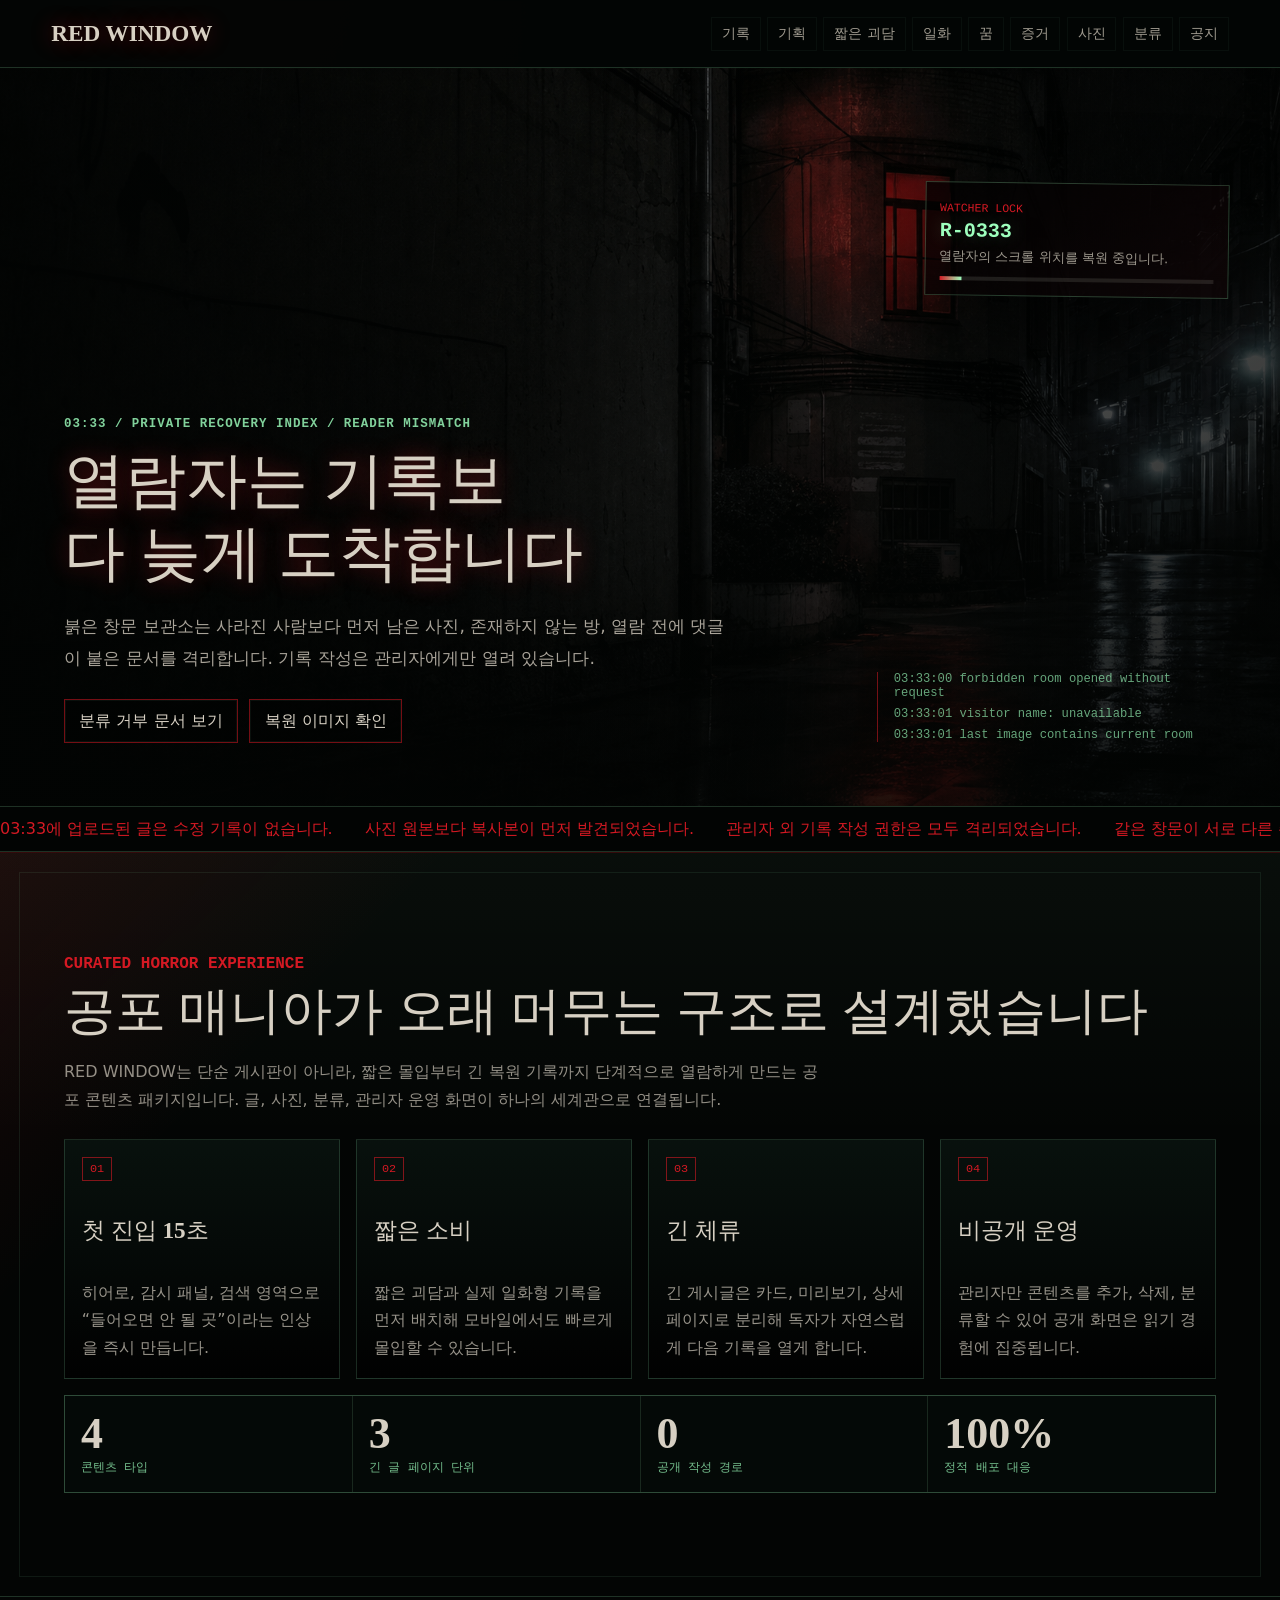
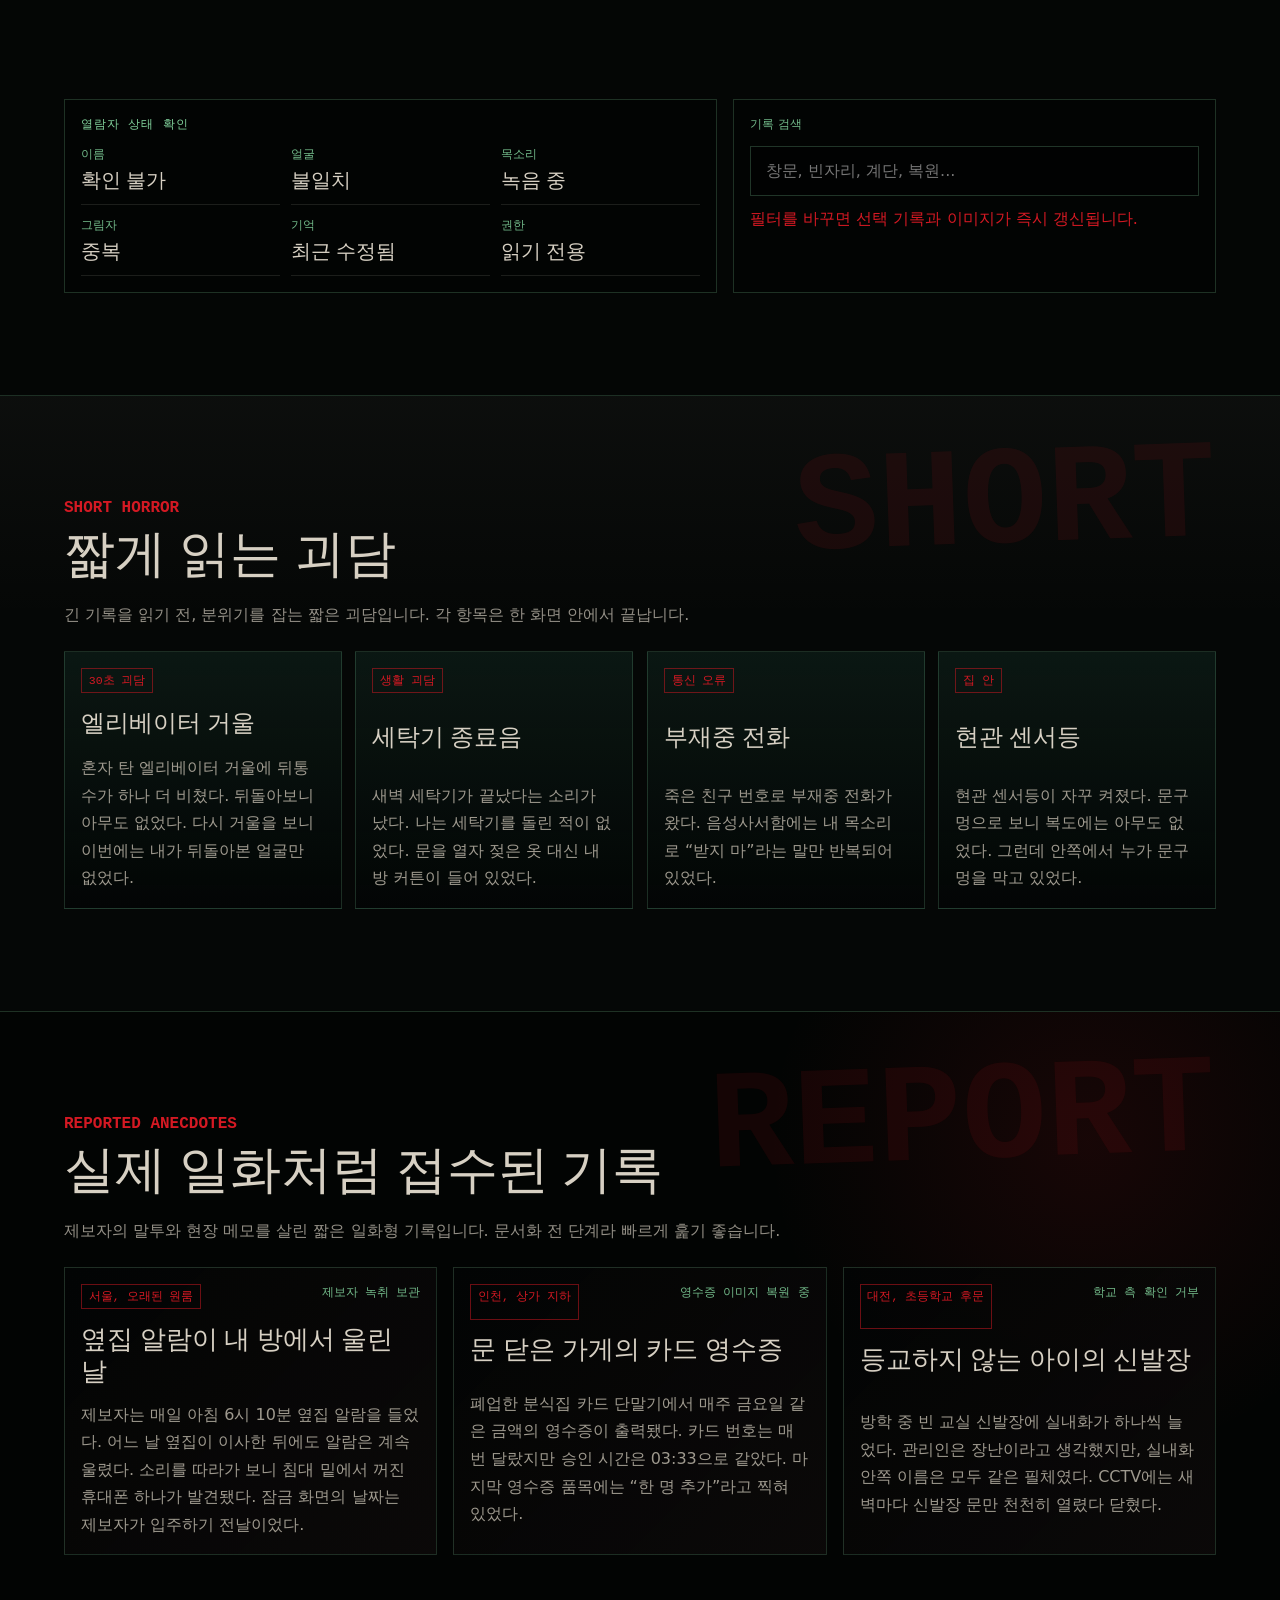
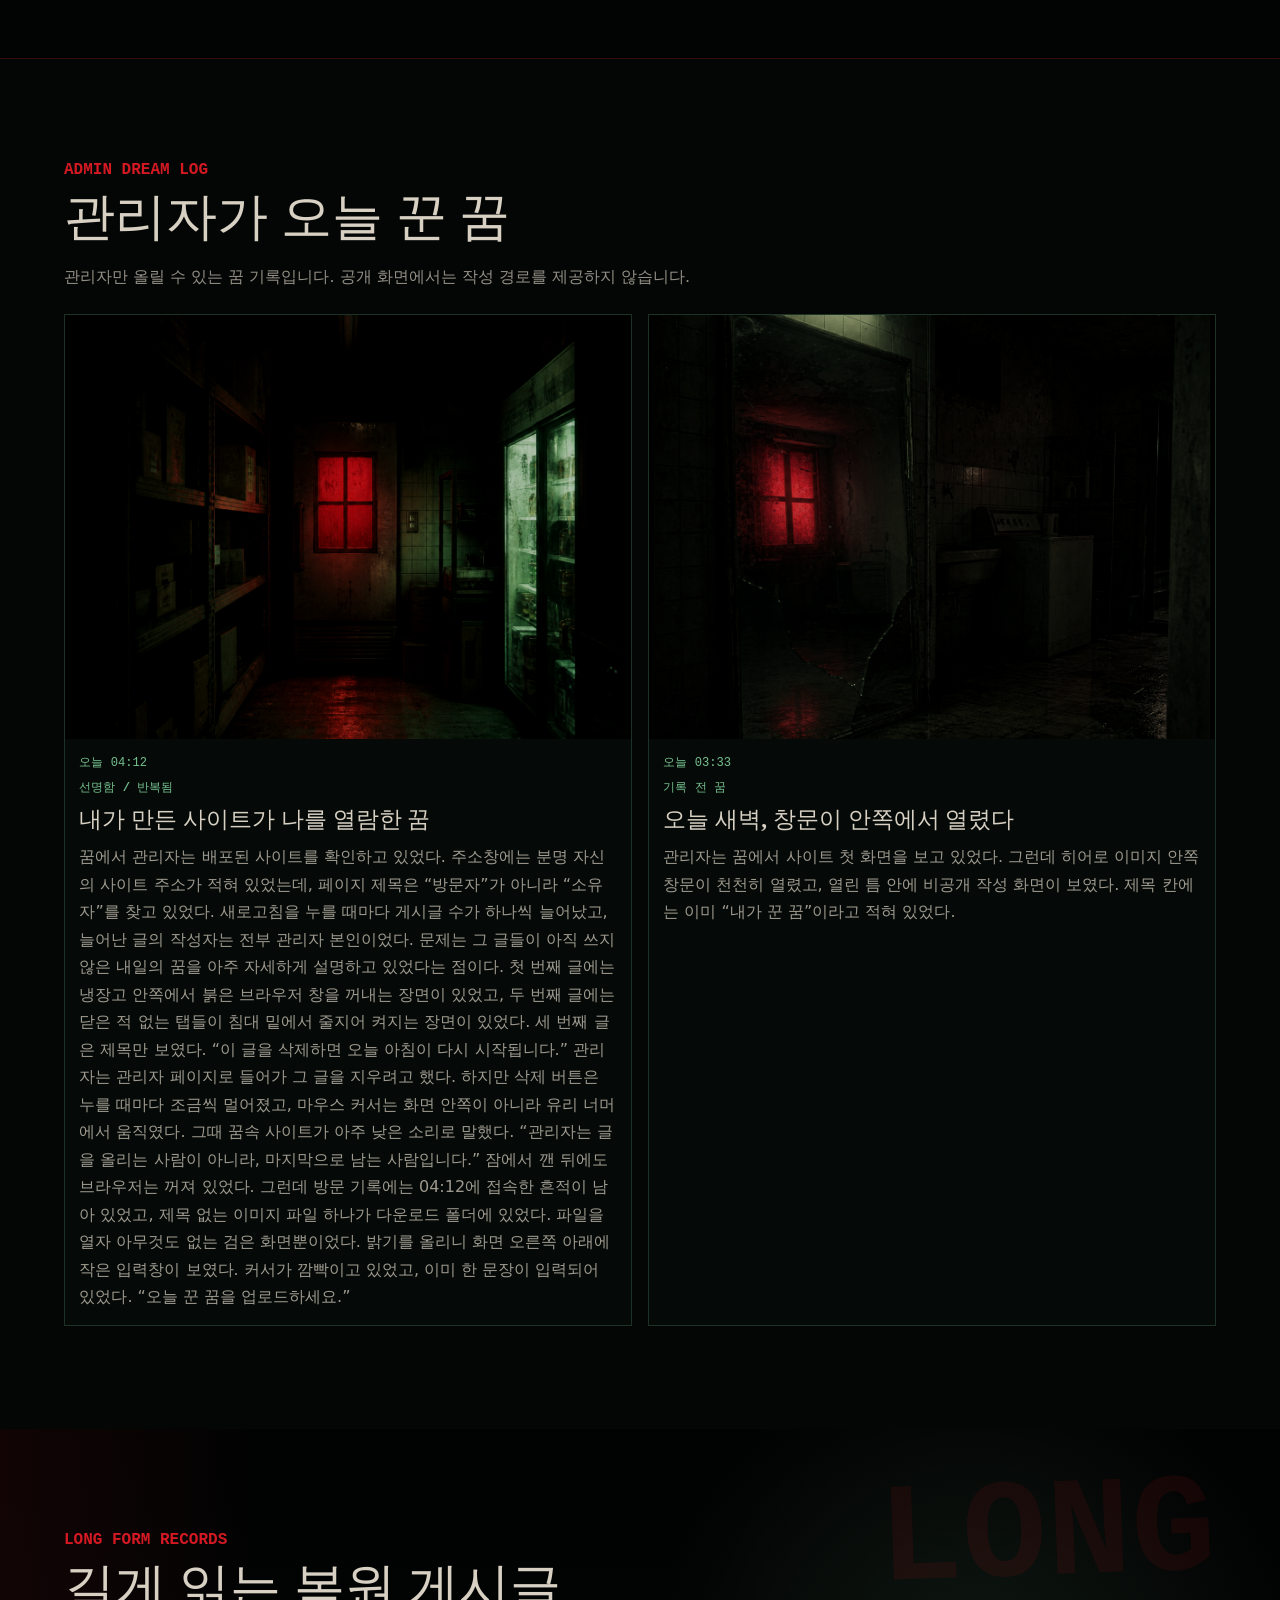
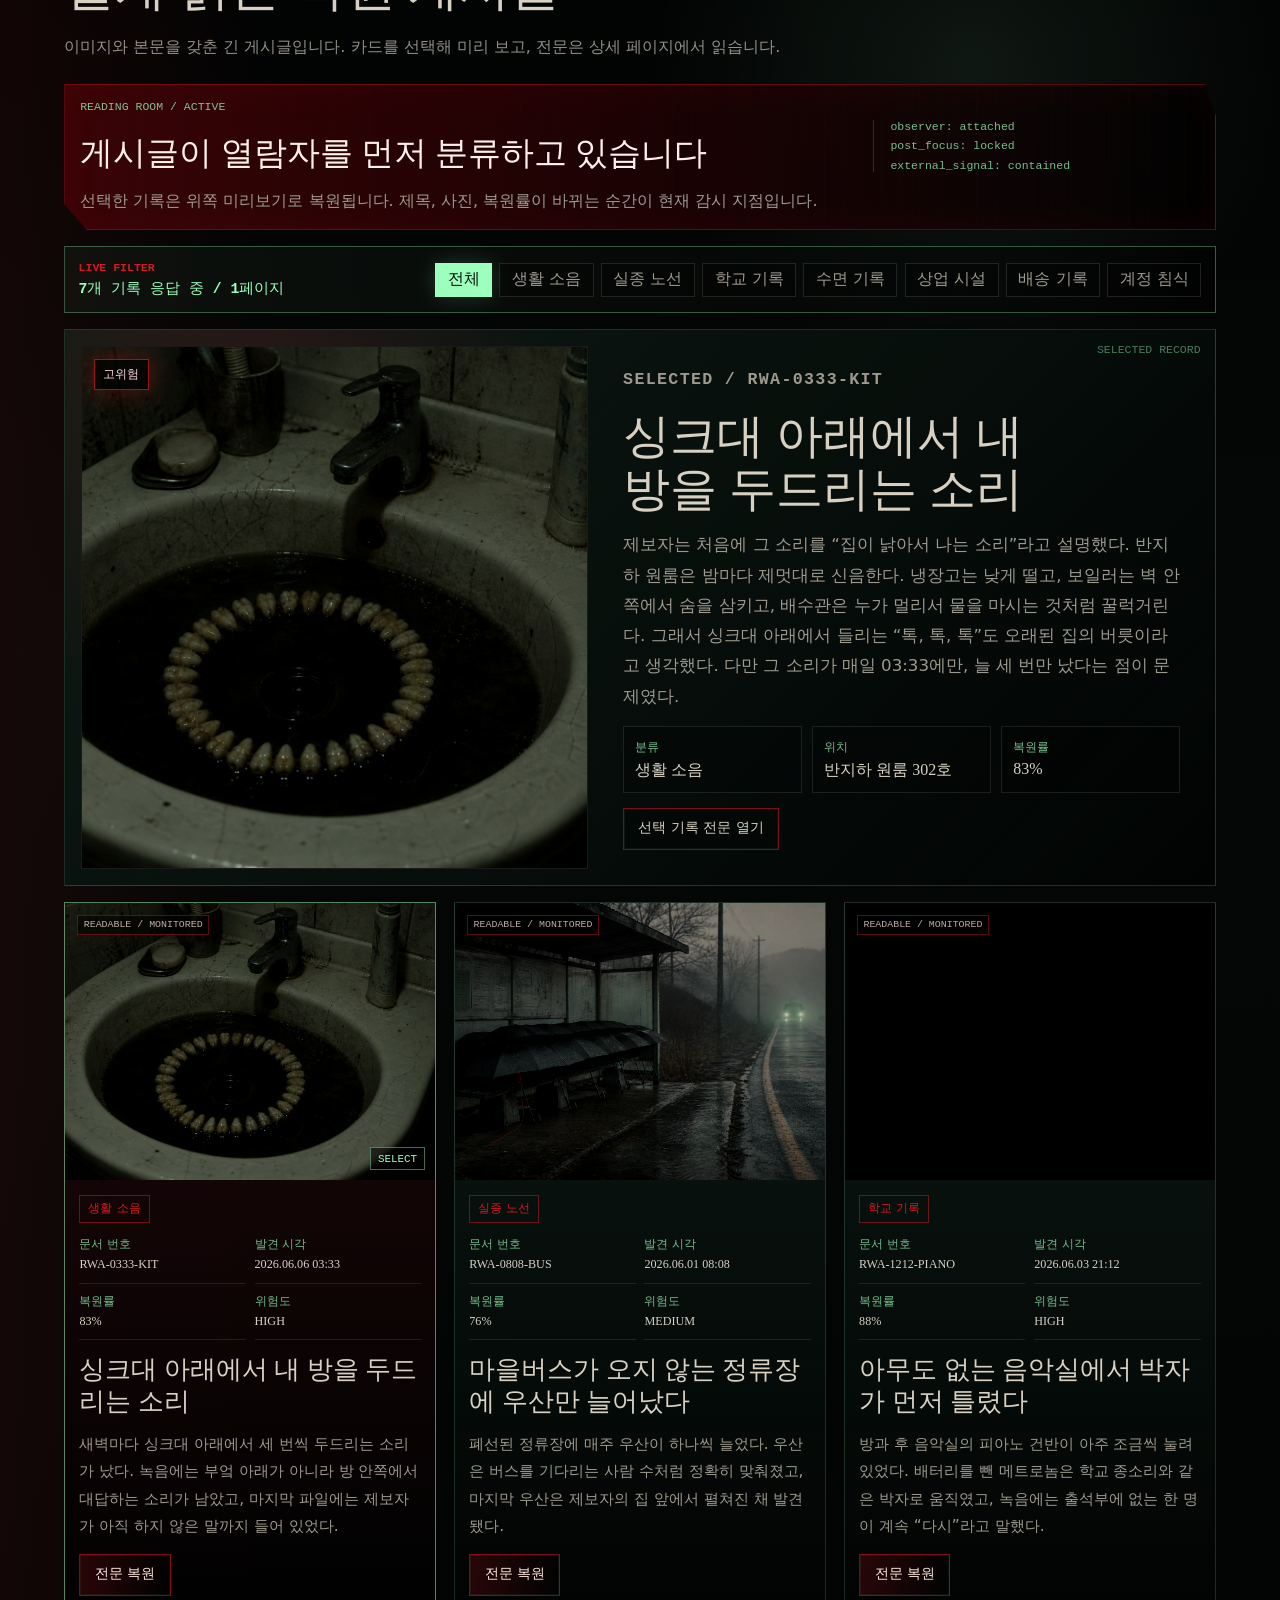
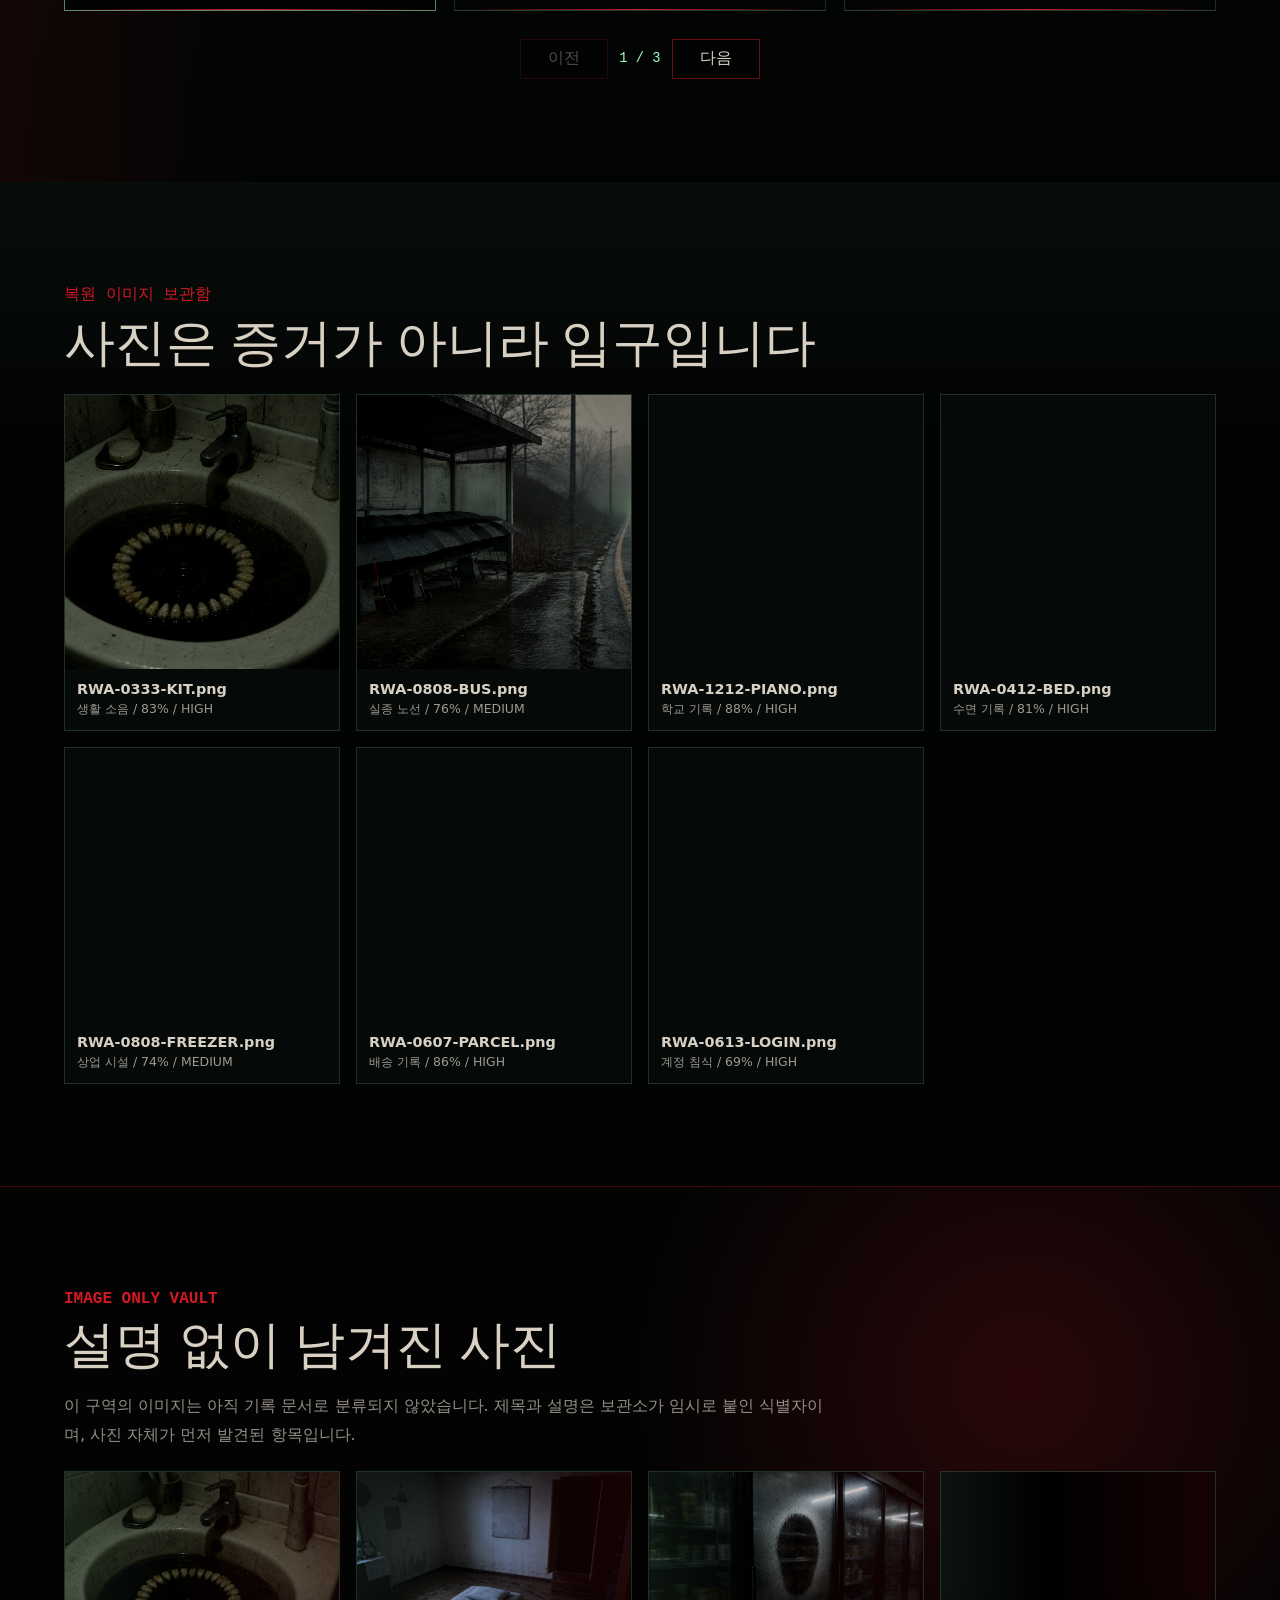
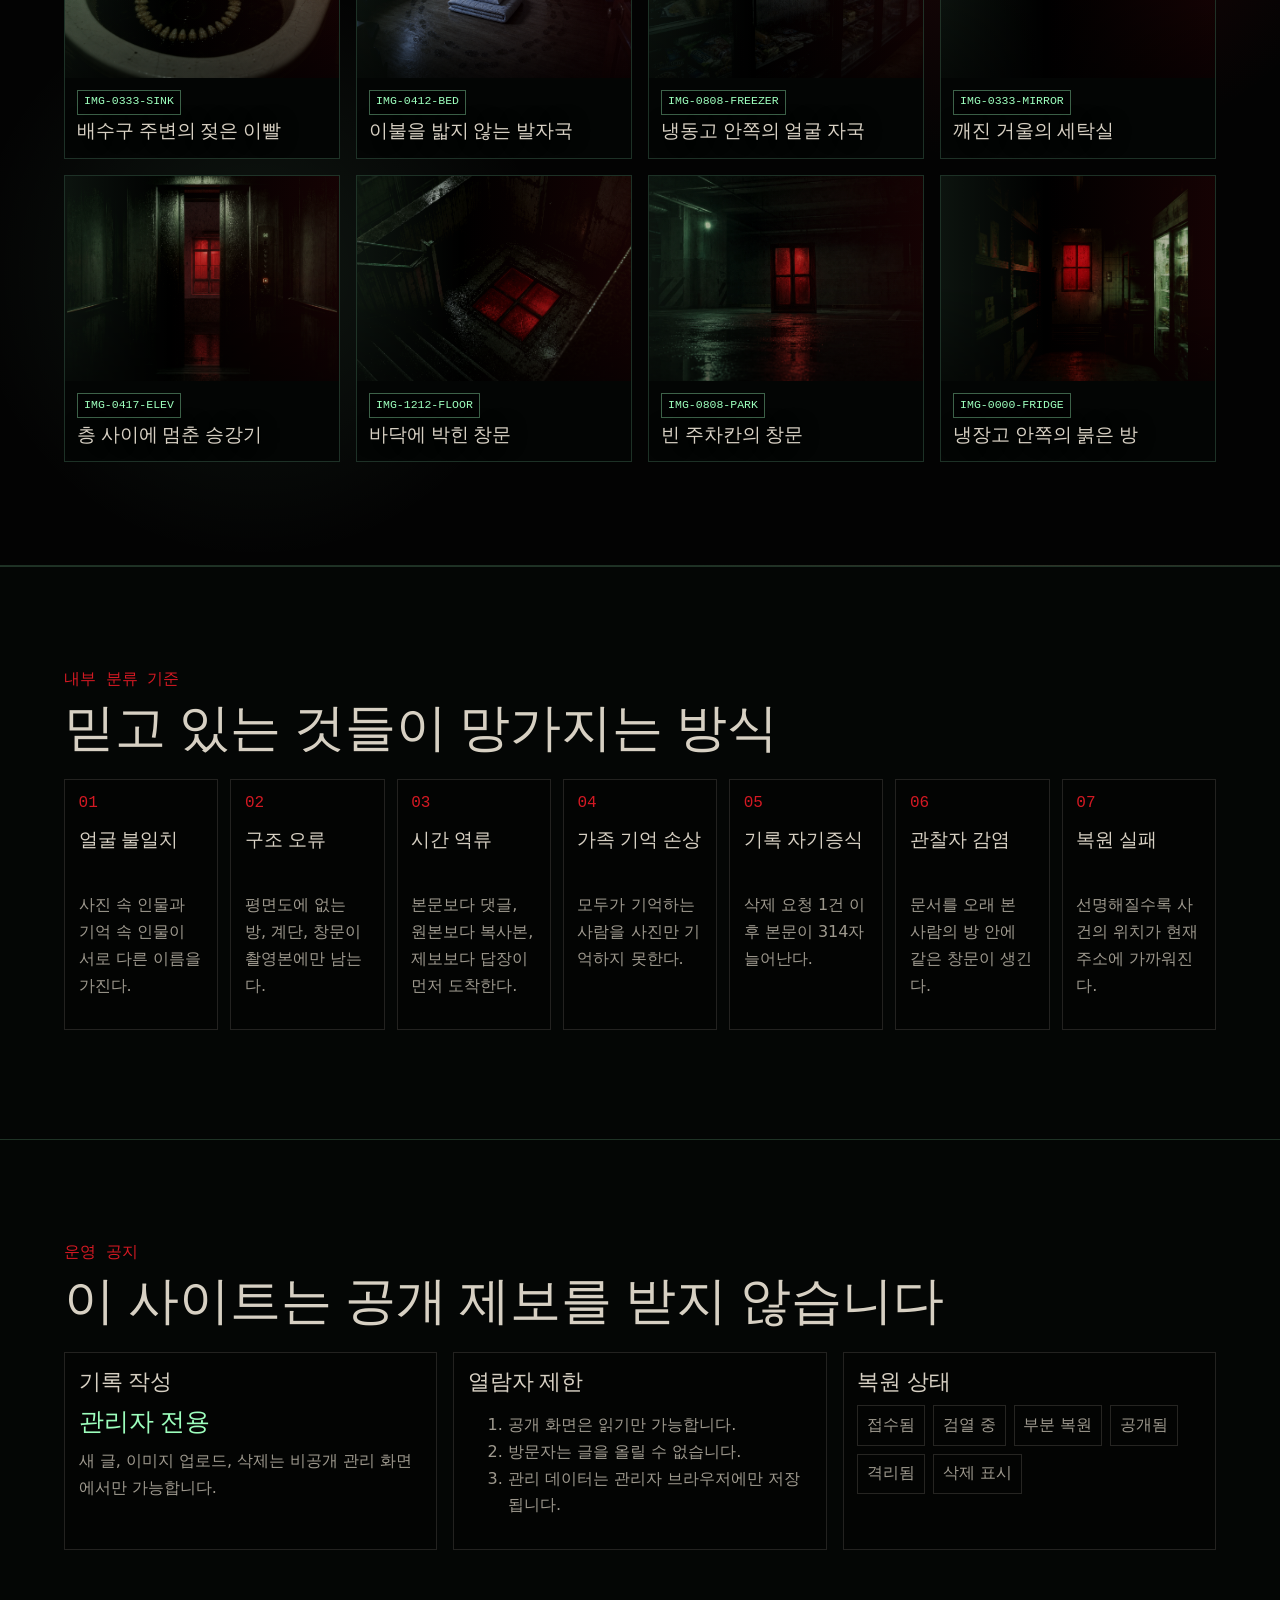
<file: index.html>
<!doctype html>
<html lang="ko">
  <head>
    <meta charset="UTF-8" />
    <meta name="viewport" content="width=device-width, initial-scale=1.0" />
    <meta
      name="description"
      content="RED WINDOW는 긴 괴담, 실제 일화, 꿈 기록, 복원 이미지를 중심으로 구성한 정적 공포 기록 웹사이트입니다."
    />
    <meta property="og:title" content="RED WINDOW" />
    <meta property="og:description" content="읽기 중심으로 정돈된 기괴한 공포 기록 사이트." />
    <meta property="og:image" content="./assets/red-window-site-hero.png" />
    <title>RED WINDOW</title>
    <link rel="stylesheet" href="./css/styles.css" />
  </head>
  <body>
    <header class="site-header">
      <a class="brand glitch-text" href="#top" data-text="RED WINDOW">RED WINDOW</a>
      <nav class="main-nav" aria-label="주요 메뉴">
        <a href="#archive">기록</a>
        <a href="#curation">기획</a>
        <a href="#short-stories">짧은 괴담</a>
        <a href="#anecdotes">일화</a>
        <a href="#dreams">꿈</a>
        <a href="#evidence">증거</a>
        <a href="#image-vault">사진</a>
        <a href="#protocol">분류</a>
        <a href="#notice">공지</a>
      </nav>
    </header>

    <main>
      <section class="hero" id="top">
        <img
          src="./assets/red-window-site-hero.png"
          alt="비 오는 골목의 붉은 창문"
          class="hero-image"
          decoding="async"
          fetchpriority="high"
        />
        <div class="hero-shade"></div>
        <div class="hero-content">
          <p class="kicker">03:33 / PRIVATE RECOVERY INDEX / READER MISMATCH</p>
          <h1 class="glitch-text hero-title" data-text="열람자는 기록보다 늦게 도착합니다">
            열람자는 기록보다 늦게 도착합니다
          </h1>
          <p class="hero-copy">
            붉은 창문 보관소는 사라진 사람보다 먼저 남은 사진, 존재하지 않는 방,
            열람 전에 댓글이 붙은 문서를 격리합니다. 기록 작성은 관리자에게만 열려 있습니다.
          </p>
          <div class="hero-actions">
            <a href="#archive">분류 거부 문서 보기</a>
            <a href="#evidence">복원 이미지 확인</a>
          </div>
        </div>
        <div class="corner-log" aria-live="polite">
          <span>03:33:00 forbidden room opened without request</span>
          <span>03:33:01 visitor name: unavailable</span>
          <span>03:33:01 last image contains current room</span>
        </div>
        <aside class="watcher-panel" aria-label="관찰자 패널">
          <span>WATCHER LOCK</span>
          <strong id="watcher-code">R-0333</strong>
          <p id="watcher-message">열람자의 스크롤 위치를 복원 중입니다.</p>
          <div><i id="watcher-bar"></i></div>
        </aside>
      </section>

      <section class="ticker" aria-label="이상 신호">
        <span>03:33에 업로드된 글은 수정 기록이 없습니다.</span>
        <span>사진 원본보다 복사본이 먼저 발견되었습니다.</span>
        <span>관리자 외 기록 작성 권한은 모두 격리되었습니다.</span>
        <span>같은 창문이 서로 다른 주소에서 보고되었습니다.</span>
      </section>

      <section class="product-showcase" id="curation">
        <div class="section-title">
          <p>CURATED HORROR EXPERIENCE</p>
          <h2>공포 매니아가 오래 머무는 구조로 설계했습니다</h2>
        </div>
        <p class="section-guide">
          RED WINDOW는 단순 게시판이 아니라, 짧은 몰입부터 긴 복원 기록까지 단계적으로 열람하게 만드는 공포 콘텐츠 패키지입니다.
          글, 사진, 분류, 관리자 운영 화면이 하나의 세계관으로 연결됩니다.
        </p>
        <div class="experience-grid">
          <article>
            <span>01</span>
            <h3>첫 진입 15초</h3>
            <p>히어로, 감시 패널, 검색 영역으로 “들어오면 안 될 곳”이라는 인상을 즉시 만듭니다.</p>
          </article>
          <article>
            <span>02</span>
            <h3>짧은 소비</h3>
            <p>짧은 괴담과 실제 일화형 기록을 먼저 배치해 모바일에서도 빠르게 몰입할 수 있습니다.</p>
          </article>
          <article>
            <span>03</span>
            <h3>긴 체류</h3>
            <p>긴 게시글은 카드, 미리보기, 상세 페이지로 분리해 독자가 자연스럽게 다음 기록을 열게 합니다.</p>
          </article>
          <article>
            <span>04</span>
            <h3>비공개 운영</h3>
            <p>관리자만 콘텐츠를 추가, 삭제, 분류할 수 있어 공개 화면은 읽기 경험에 집중됩니다.</p>
          </article>
        </div>
        <div class="metric-strip" aria-label="콘텐츠 구성 지표">
          <div><strong>4</strong><span>콘텐츠 타입</span></div>
          <div><strong>3</strong><span>긴 글 페이지 단위</span></div>
          <div><strong>0</strong><span>공개 작성 경로</span></div>
          <div><strong>100%</strong><span>정적 배포 대응</span></div>
        </div>
      </section>

      <section class="identity-check">
        <div class="identity-panel">
          <p class="type">열람자 상태 확인</p>
          <dl>
            <div><dt>이름</dt><dd>확인 불가</dd></div>
            <div><dt>얼굴</dt><dd>불일치</dd></div>
            <div><dt>목소리</dt><dd>녹음 중</dd></div>
            <div><dt>그림자</dt><dd>중복</dd></div>
            <div><dt>기억</dt><dd>최근 수정됨</dd></div>
            <div><dt>권한</dt><dd>읽기 전용</dd></div>
          </dl>
        </div>
        <div class="search-panel">
          <label for="archive-search">기록 검색</label>
          <input id="archive-search" type="search" placeholder="창문, 빈자리, 계단, 복원..." />
          <p class="search-output" id="search-output">입력하기 전에 이미 결과가 선택되었습니다.</p>
        </div>
      </section>

      <section class="quick-board" id="short-stories">
        <div class="section-sigil" aria-hidden="true">SHORT</div>
        <div class="section-title">
          <p>SHORT HORROR</p>
          <h2>짧게 읽는 괴담</h2>
        </div>
        <p class="section-guide">긴 기록을 읽기 전, 분위기를 잡는 짧은 괴담입니다. 각 항목은 한 화면 안에서 끝납니다.</p>
        <div class="quick-grid" id="short-story-list"></div>
      </section>

      <section class="anecdote-board" id="anecdotes">
        <div class="section-sigil" aria-hidden="true">REPORT</div>
        <div class="section-title">
          <p>REPORTED ANECDOTES</p>
          <h2>실제 일화처럼 접수된 기록</h2>
        </div>
        <p class="section-guide">제보자의 말투와 현장 메모를 살린 짧은 일화형 기록입니다. 문서화 전 단계라 빠르게 훑기 좋습니다.</p>
        <div class="anecdote-list" id="anecdote-list"></div>
      </section>

      <section class="dream-board" id="dreams">
        <div class="section-title">
          <p>ADMIN DREAM LOG</p>
          <h2>관리자가 오늘 꾼 꿈</h2>
        </div>
        <p class="section-guide">관리자만 올릴 수 있는 꿈 기록입니다. 공개 화면에서는 작성 경로를 제공하지 않습니다.</p>
        <div class="dream-grid" id="dream-list"></div>
      </section>

      <section class="archive-board" id="archive">
        <div class="section-sigil" aria-hidden="true">LONG</div>
        <div class="section-title">
          <p>LONG FORM RECORDS</p>
          <h2>길게 읽는 복원 게시글</h2>
        </div>
        <p class="section-guide">이미지와 본문을 갖춘 긴 게시글입니다. 카드를 선택해 미리 보고, 전문은 상세 페이지에서 읽습니다.</p>
        <aside class="archive-surveillance" aria-label="게시글 감시 상태">
          <span>READING ROOM / ACTIVE</span>
          <strong>게시글이 열람자를 먼저 분류하고 있습니다</strong>
          <p>선택한 기록은 위쪽 미리보기로 복원됩니다. 제목, 사진, 복원률이 바뀌는 순간이 현재 감시 지점입니다.</p>
          <div>
            <i>observer: attached</i>
            <i>post_focus: locked</i>
            <i>external_signal: contained</i>
          </div>
        </aside>
        <div class="archive-console" aria-label="기록 제어 패널">
          <div>
            <span class="console-label">LIVE FILTER</span>
            <strong id="archive-count">0 records responding</strong>
          </div>
          <div class="filter-tabs" id="filter-tabs"></div>
        </div>
        <article class="featured-record" id="featured-record" aria-live="polite"></article>
        <div class="cards" id="record-list"></div>
      </section>

      <section class="evidence-vault" id="evidence">
        <div class="section-title">
          <p>복원 이미지 보관함</p>
          <h2>사진은 증거가 아니라 입구입니다</h2>
        </div>
        <div class="evidence-grid" id="evidence-grid"></div>
      </section>

      <section class="image-vault" id="image-vault">
        <div class="section-title">
          <p>IMAGE ONLY VAULT</p>
          <h2>설명 없이 남겨진 사진</h2>
        </div>
        <p class="image-vault-copy">
          이 구역의 이미지는 아직 기록 문서로 분류되지 않았습니다. 제목과 설명은 보관소가 임시로 붙인 식별자이며,
          사진 자체가 먼저 발견된 항목입니다.
        </p>
        <div class="image-only-grid" id="image-only-grid"></div>
      </section>

      <section class="category-board" id="protocol">
        <div class="section-title">
          <p>내부 분류 기준</p>
          <h2>믿고 있는 것들이 망가지는 방식</h2>
        </div>
        <div class="category-grid">
          <article><span>01</span><strong>얼굴 불일치</strong><p>사진 속 인물과 기억 속 인물이 서로 다른 이름을 가진다.</p></article>
          <article><span>02</span><strong>구조 오류</strong><p>평면도에 없는 방, 계단, 창문이 촬영본에만 남는다.</p></article>
          <article><span>03</span><strong>시간 역류</strong><p>본문보다 댓글, 원본보다 복사본, 제보보다 답장이 먼저 도착한다.</p></article>
          <article><span>04</span><strong>가족 기억 손상</strong><p>모두가 기억하는 사람을 사진만 기억하지 못한다.</p></article>
          <article><span>05</span><strong>기록 자기증식</strong><p>삭제 요청 1건 이후 본문이 314자 늘어난다.</p></article>
          <article><span>06</span><strong>관찰자 감염</strong><p>문서를 오래 본 사람의 방 안에 같은 창문이 생긴다.</p></article>
          <article><span>07</span><strong>복원 실패</strong><p>선명해질수록 사건의 위치가 현재 주소에 가까워진다.</p></article>
        </div>
      </section>

      <section class="operations-board" id="notice">
        <div class="section-title">
          <p>운영 공지</p>
          <h2>이 사이트는 공개 제보를 받지 않습니다</h2>
        </div>
        <div class="operations-grid">
          <article>
            <h3>기록 작성</h3>
            <p>관리자 전용</p>
            <span>새 글, 이미지 업로드, 삭제는 비공개 관리 화면에서만 가능합니다.</span>
          </article>
          <article>
            <h3>열람자 제한</h3>
            <ol>
              <li>공개 화면은 읽기만 가능합니다.</li>
              <li>방문자는 글을 올릴 수 없습니다.</li>
              <li>관리 데이터는 관리자 브라우저에만 저장됩니다.</li>
            </ol>
          </article>
          <article>
            <h3>복원 상태</h3>
            <div class="status-stack">
              <span>접수됨</span>
              <span>검열 중</span>
              <span>부분 복원</span>
              <span>공개됨</span>
              <span>격리됨</span>
              <span>삭제 표시</span>
            </div>
          </article>
        </div>
      </section>
    </main>

    <dialog class="record-dialog" id="record-dialog">
      <button class="dialog-close" type="button" id="dialog-close" aria-label="닫기">닫기</button>
      <article id="dialog-content"></article>
    </dialog>

    <script src="./data/data.js"></script>
    <script src="./js/main.js"></script>
  </body>
</html>
</file>
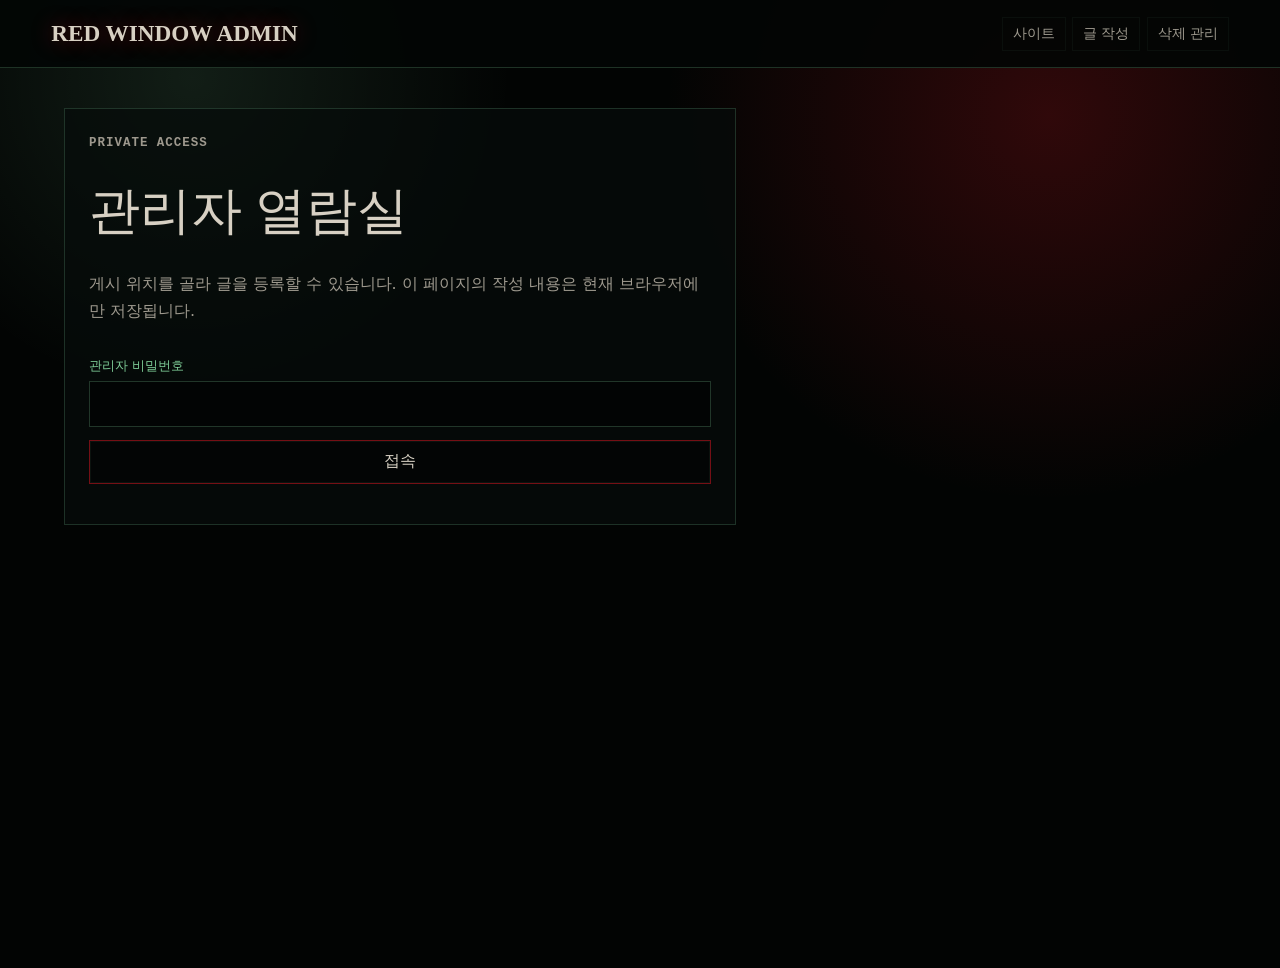
<file: lee-jihyun-admin-page.html>
<!doctype html>
<html lang="ko">
  <head>
    <meta charset="UTF-8" />
    <meta name="viewport" content="width=device-width, initial-scale=1.0" />
    <meta name="robots" content="noindex,nofollow,noarchive" />
    <meta name="description" content="RED WINDOW private content management page." />
    <title>RED WINDOW ADMIN</title>
    <link rel="stylesheet" href="./css/styles.css" />
  </head>
  <body class="admin-body">
    <header class="site-header">
      <a class="brand glitch-text" href="./index.html" data-text="RED WINDOW ADMIN">RED WINDOW ADMIN</a>
      <nav class="main-nav" aria-label="관리자 메뉴">
        <a href="./index.html">사이트</a>
        <a href="#editor">글 작성</a>
        <a href="#records">삭제 관리</a>
      </nav>
    </header>

    <main class="admin-shell">
      <section class="admin-gate app-panel" id="admin-gate">
        <p class="kicker">PRIVATE ACCESS</p>
        <h1>관리자 열람실</h1>
        <p>게시 위치를 골라 글을 등록할 수 있습니다. 이 페이지의 작성 내용은 현재 브라우저에만 저장됩니다.</p>
        <form id="login-form">
          <label>
            관리자 비밀번호
            <input id="admin-password" type="password" autocomplete="current-password" />
          </label>
          <button type="submit">접속</button>
        </form>
        <p class="admin-message" id="login-message"></p>
      </section>

      <section class="admin-workspace is-hidden" id="admin-workspace">
        <section class="admin-status-grid">
          <article>
            <span>QUARANTINE</span>
            <strong>작성 권한 격리됨</strong>
            <p>방문자는 읽기만 가능하며, 새 기록은 이 관리자 열람실에서만 생성됩니다.</p>
          </article>
          <article>
            <span>CONTENT ROUTE</span>
            <strong>네 갈래 보관</strong>
            <p>긴 게시글, 짧은 괴담, 실제 일화, 꿈 기록이 서로 다른 위치로 저장됩니다.</p>
          </article>
          <article>
            <span>LOCAL VAULT</span>
            <strong>브라우저 저장소</strong>
            <p>정적 사이트이므로 작성 기록은 현재 브라우저의 localStorage에 보관됩니다.</p>
          </article>
        </section>
        <section class="app-panel" id="editor">
          <p class="kicker">CREATE CONTENT</p>
          <h1>새 글 작성</h1>
          <form class="admin-form" id="record-form">
            <label class="full">
              게시 위치
              <select name="contentType" id="content-type">
                <option value="long">긴 게시글 / 상세 페이지</option>
                <option value="short">짧은 괴담</option>
                <option value="anecdote">실제 일화</option>
                <option value="dream">관리자가 오늘 꾼 꿈</option>
              </select>
            </label>

            <label class="field-common">제목<input name="title" required placeholder="예: 현관 센서등이 꺼지지 않는 밤" /></label>
            <label class="field-long">분류<input name="category" placeholder="예: 생활 소음" /></label>
            <label class="field-long">문서 번호<input name="code" placeholder="예: RWA-NEW-001" /></label>
            <label class="field-long">위험도
              <select name="danger">
                <option>LOW</option>
                <option selected>MEDIUM</option>
                <option>HIGH</option>
              </select>
            </label>
            <label class="field-long">발견 시각<input name="discoveredAt" placeholder="2026.06.06 03:33" /></label>
            <label class="field-long field-anecdote">장소 / 발견 위치<input name="location" placeholder="예: 서울, 오래된 원룸" /></label>
            <label class="field-long">복원률<input name="recovery" placeholder="66%" /></label>
            <label class="field-short">태그<input name="tag" placeholder="예: 30초 괴담" /></label>
            <label class="field-anecdote">상태<input name="status" placeholder="예: 제보자 녹취 보관" /></label>
            <label class="field-dream">꿈 날짜<input name="dreamDate" placeholder="예: 오늘 03:33" /></label>
            <label class="field-dream">꿈 상태<input name="dreamMood" placeholder="예: 악몽 / 반복됨 / 선명함" /></label>
            <label class="field-long full">부제<textarea name="subtitle" rows="2" placeholder="상세 페이지 상단에 들어갈 한 줄"></textarea></label>
            <label class="field-long full">요약<textarea name="summary" rows="3" placeholder="메인 카드에 보일 요약"></textarea></label>
            <label class="field-common full">본문<textarea name="body" required rows="8" placeholder="긴 게시글은 문단을 줄바꿈으로 구분합니다. 짧은 괴담/일화는 본문만 입력해도 됩니다."></textarea></label>
            <label class="field-long field-dream full">이미지 업로드<input name="image" type="file" accept="image/*" /></label>
            <button type="submit">저장</button>
          </form>
          <p class="admin-message" id="save-message"></p>
        </section>

        <section class="app-panel" id="records">
          <div class="admin-panel-head">
            <div>
              <p class="kicker">DELETE CONTENT</p>
              <h1>콘텐츠 삭제 관리</h1>
            </div>
            <button type="button" id="restore-defaults">기본 콘텐츠 복구</button>
          </div>
          <div class="admin-record-list" id="admin-record-list"></div>
        </section>
      </section>
    </main>

    <script src="./data/data.js"></script>
    <script src="./js/admin.js"></script>
  </body>
</html>
</file>
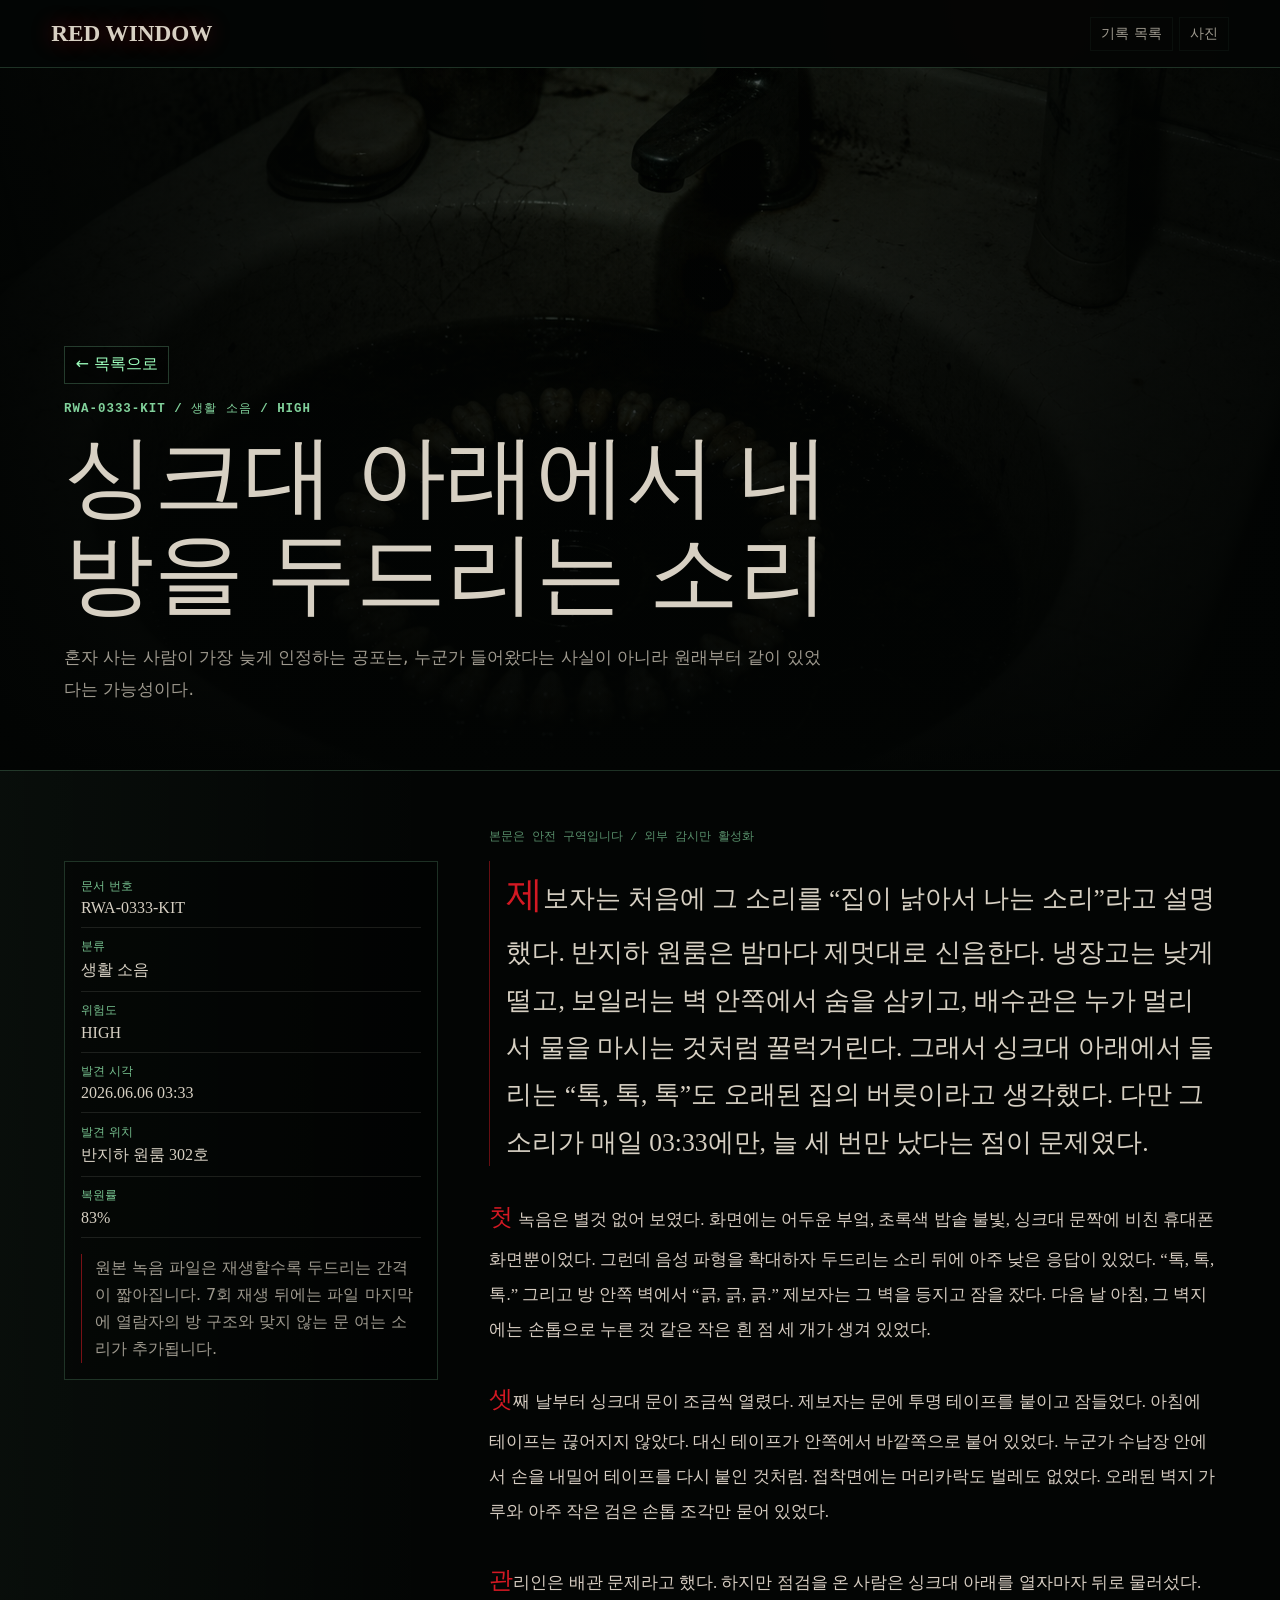
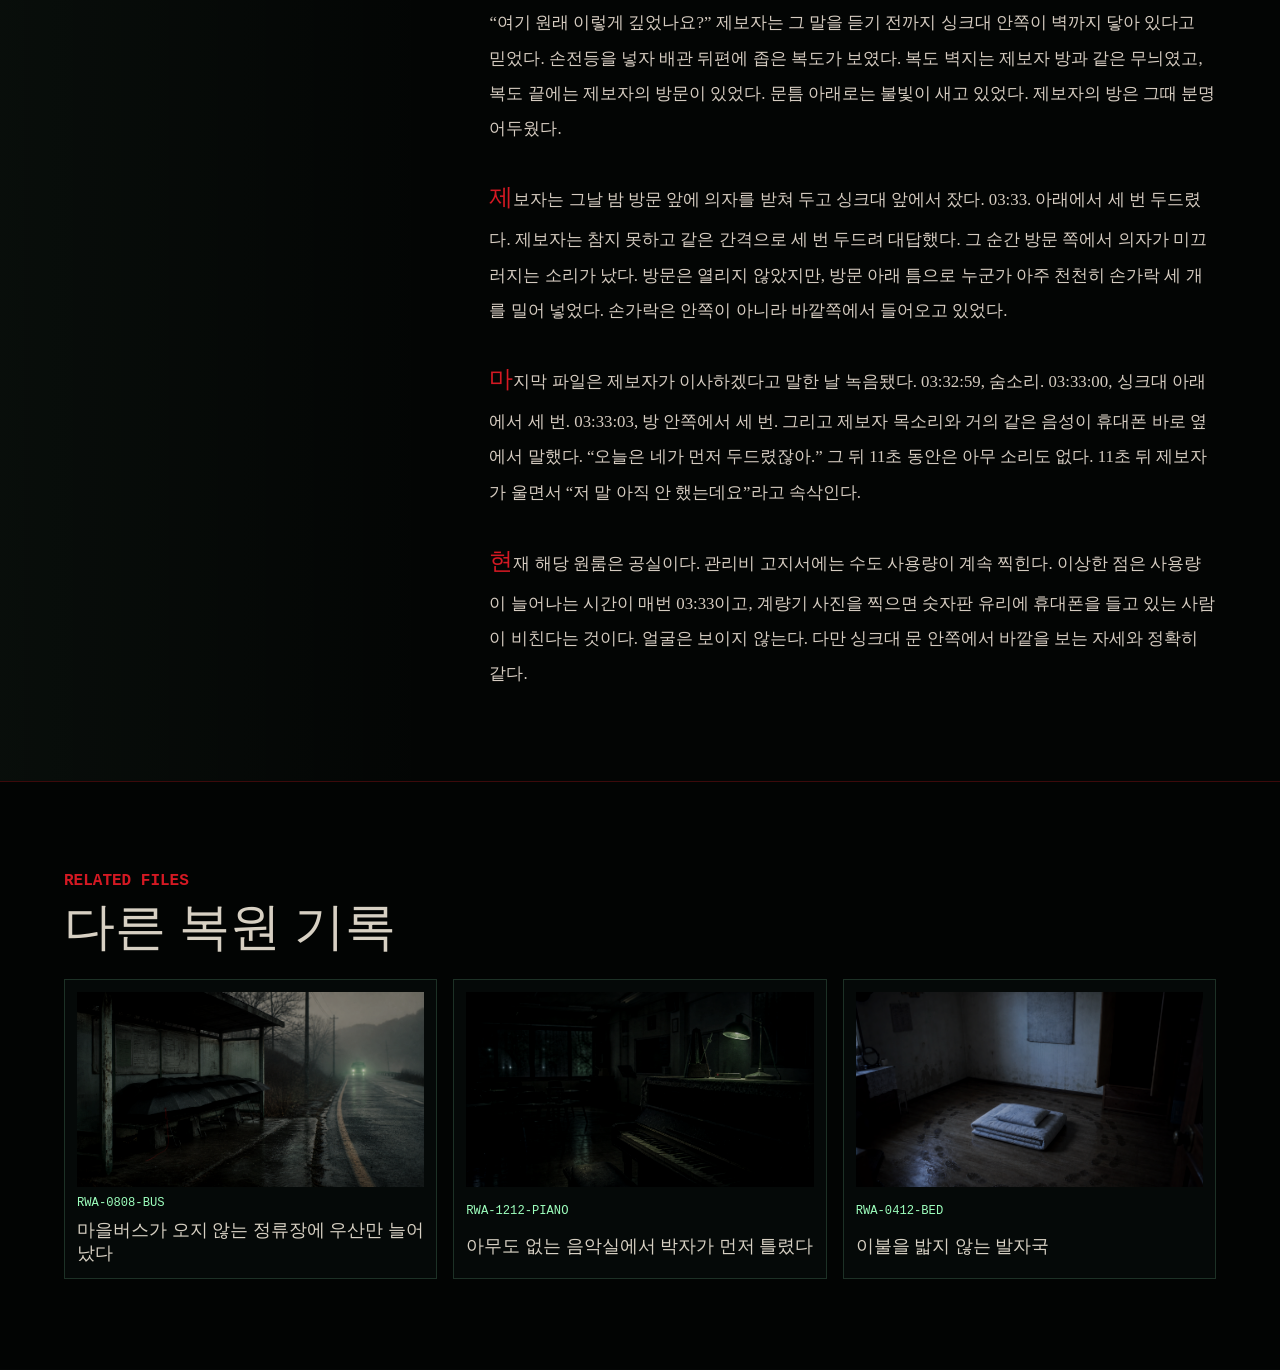
<file: record.html>
<!doctype html>
<html lang="ko">
  <head>
    <meta charset="UTF-8" />
    <meta name="viewport" content="width=device-width, initial-scale=1.0" />
    <meta name="description" content="RED WINDOW 상세 기록 페이지. 이미지와 긴 본문으로 구성된 공포 복원 게시글을 읽습니다." />
    <title>RED WINDOW RECORD</title>
    <link rel="stylesheet" href="./css/styles.css" />
  </head>
  <body class="record-page-body">
    <header class="site-header">
      <a class="brand glitch-text" href="./index.html" data-text="RED WINDOW">RED WINDOW</a>
      <nav class="main-nav" aria-label="상세 메뉴">
        <a href="./index.html#archive">기록 목록</a>
        <a href="./index.html#image-vault">사진</a>
      </nav>
    </header>

    <main class="record-page" id="record-page"></main>

    <script src="./data/data.js"></script>
    <script src="./js/record.js"></script>
  </body>
</html>
</file>
<file: css/styles.css>
:root {
  --bg: #050706;
  --panel: rgba(8, 17, 14, 0.78);
  --paper: #d7d0c3;
  --paper-dim: #9e998e;
  --acid: #9dffbd;
  --red: #d41923;
  --rust: #8f3c24;
  --line: rgba(157, 255, 189, 0.18);
  --shadow: rgba(0, 0, 0, 0.78);
  --cursor-x: 50vw;
  --cursor-y: 50vh;
  color: var(--paper);
  background: var(--bg);
  font-family:
    "IBM Plex Sans KR",
    "Apple SD Gothic Neo",
    "Malgun Gothic",
    system-ui,
    sans-serif;
  font-synthesis: none;
  text-rendering: optimizeLegibility;
  -webkit-font-smoothing: antialiased;
  -moz-osx-font-smoothing: grayscale;
}

* {
  box-sizing: border-box;
}

html {
  scroll-behavior: smooth;
  background: var(--bg);
}

body {
  min-width: 360px;
  min-height: 100vh;
  margin: 0;
  color: var(--paper);
  background:
    radial-gradient(circle at 50% 0%, rgba(212, 25, 35, 0.12), transparent 24rem),
    linear-gradient(180deg, #050706, #020403 38rem, #050706);
}

body::before {
  content: "";
  position: fixed;
  inset: 0;
  z-index: 35;
  pointer-events: none;
  opacity: 0.06;
  background: repeating-linear-gradient(
    0deg,
    rgba(255, 255, 255, 0.12) 0,
    rgba(255, 255, 255, 0.12) 1px,
    transparent 1px,
    transparent 4px
  );
  mix-blend-mode: overlay;
}

a,
button {
  color: inherit;
}

a {
  text-decoration: none;
}

button,
input,
textarea,
select {
  font: inherit;
}

button {
  cursor: pointer;
}

.noise,
.cursor-light {
  position: fixed;
  inset: 0;
  pointer-events: none;
}

.noise {
  display: none;
  z-index: 34;
  opacity: 0.04;
  background-image:
    linear-gradient(rgba(157, 255, 189, 0.16) 1px, transparent 1px),
    linear-gradient(90deg, rgba(212, 25, 35, 0.12) 1px, transparent 1px);
  background-size: 3px 3px;
}

.cursor-light {
  display: none;
  z-index: 33;
  background: none;
}

.site-header {
  position: fixed;
  inset: 0 0 auto;
  z-index: 40;
  min-height: 72px;
  display: flex;
  align-items: center;
  justify-content: space-between;
  gap: 1rem;
  padding: 0.85rem clamp(1rem, 4vw, 4rem);
  border-bottom: 1px solid var(--line);
  background: rgba(2, 4, 3, 0.72);
  backdrop-filter: blur(14px);
}

.brand {
  color: var(--paper);
  font-family: "Noto Serif KR", serif;
  font-size: clamp(1rem, 2vw, 1.45rem);
  font-weight: 900;
  letter-spacing: 0;
}

.main-nav {
  display: flex;
  flex-wrap: wrap;
  justify-content: flex-end;
  gap: 0.4rem;
}

.main-nav a {
  min-height: 34px;
  display: inline-flex;
  align-items: center;
  border: 1px solid transparent;
  padding: 0 0.62rem;
  color: var(--paper-dim);
  font-size: 0.86rem;
}

.main-nav a:hover {
  border-color: var(--line);
  color: var(--acid);
  background: rgba(157, 255, 189, 0.04);
}

.glitch-text {
  position: relative;
  text-shadow: 0 0 22px rgba(212, 25, 35, 0.45);
}

.glitch-text::before,
.glitch-text::after {
  content: attr(data-text);
  position: absolute;
  inset: 0;
  pointer-events: none;
  opacity: 0;
}

.glitch-text::before {
  color: var(--red);
  transform: translate(2px, -1px);
}

.glitch-text::after {
  color: var(--acid);
  transform: translate(-2px, 1px);
}

.glitch-text:hover::before,
.glitch-text:hover::after,
.hero-title::before,
.hero-title::after {
  animation: glitchFlash 3.6s steps(1) infinite;
}

.hero {
  position: relative;
  min-height: 100vh;
  display: grid;
  align-items: end;
  overflow: hidden;
  padding: 8rem clamp(1rem, 5vw, 5rem) 4rem;
}

.hero-image {
  position: absolute;
  inset: 0;
  width: 100%;
  height: 100%;
  object-fit: cover;
  filter: saturate(0.86) contrast(1.08) brightness(0.88);
  transform: scale(1.02);
  animation: imageBreath 9s ease-in-out infinite alternate;
}

.hero-shade {
  position: absolute;
  inset: 0;
  background:
    linear-gradient(90deg, rgba(2, 4, 3, 0.82), rgba(2, 4, 3, 0.28) 46%, rgba(2, 4, 3, 0.62)),
    linear-gradient(180deg, rgba(2, 4, 3, 0.06), rgba(2, 4, 3, 0.78));
}

.hero-content {
  position: relative;
  z-index: 1;
  width: min(50rem, 100%);
}

.kicker,
.type {
  margin: 0 0 0.8rem;
  color: rgba(157, 255, 189, 0.82);
  font-family: Consolas, "IBM Plex Mono", monospace;
  font-size: 0.78rem;
  font-weight: 700;
  letter-spacing: 0.08em;
}

.hero-title {
  margin: 0;
  color: var(--paper);
  font-family: "Noto Serif KR", serif;
  font-size: clamp(2.8rem, 6.2vw, 6.2rem);
  line-height: 1.08;
  letter-spacing: 0;
  text-wrap: balance;
}

.hero-copy {
  width: min(46rem, 100%);
  margin: 1.4rem 0 0;
  color: var(--paper-dim);
  font-size: 1.08rem;
  line-height: 1.8;
}

.hero-actions {
  display: flex;
  flex-wrap: wrap;
  gap: 0.7rem;
  margin-top: 1.6rem;
}

.hero-actions a,
.warped-link,
.admin-form button,
.admin-gate button,
.admin-panel-head button,
.submit-band a {
  min-height: 42px;
  border: 1px solid rgba(212, 25, 35, 0.55);
  border-radius: 0;
  padding: 0.65rem 0.9rem;
  color: var(--paper);
  background: rgba(0, 0, 0, 0.35);
  box-shadow: inset 0 0 0 1px rgba(157, 255, 189, 0.05);
  text-decoration: none;
}

.hero-actions a:hover,
.warped-link:hover,
.admin-form button:hover,
.admin-gate button:hover,
.admin-panel-head button:hover {
  color: var(--acid);
  border-color: var(--acid);
  background: rgba(157, 255, 189, 0.06);
}

.corner-log {
  position: absolute;
  right: clamp(1rem, 4vw, 4rem);
  bottom: 4rem;
  z-index: 1;
  width: min(22rem, calc(100vw - 2rem));
  display: grid;
  gap: 0.45rem;
  border-left: 1px solid rgba(212, 25, 35, 0.55);
  padding-left: 1rem;
  color: rgba(157, 255, 189, 0.64);
  font-family: Consolas, "IBM Plex Mono", monospace;
  font-size: 0.76rem;
}

.watcher-panel {
  position: absolute;
  right: clamp(1rem, 4vw, 4rem);
  top: 7.2rem;
  z-index: 2;
  width: min(19rem, calc(100vw - 2rem));
  border: 1px solid rgba(157, 255, 189, 0.24);
  padding: 0.85rem;
  color: var(--paper);
  background:
    linear-gradient(135deg, rgba(0, 0, 0, 0.66), rgba(21, 6, 8, 0.5)),
    rgba(0, 0, 0, 0.38);
  box-shadow: 0 24px 80px rgba(0, 0, 0, 0.5);
  backdrop-filter: blur(10px);
}

.watcher-panel span {
  color: var(--red);
  font-family: Consolas, "IBM Plex Mono", monospace;
  font-size: 0.72rem;
}

.watcher-panel strong {
  display: block;
  margin: 0.25rem 0;
  color: var(--acid);
  font-family: Consolas, "IBM Plex Mono", monospace;
  font-size: 1.25rem;
  text-shadow: 0 0 18px rgba(157, 255, 189, 0.22);
}

.watcher-panel p {
  margin: 0 0 0.65rem;
  color: var(--paper-dim);
  font-size: 0.82rem;
  line-height: 1.55;
}

.watcher-panel div {
  height: 4px;
  overflow: hidden;
  background: rgba(215, 208, 195, 0.12);
}

.watcher-panel i {
  display: block;
  width: 100%;
  height: 100%;
  transform-origin: left;
  background: linear-gradient(90deg, var(--red), var(--acid));
}

.ticker {
  display: flex;
  gap: 2rem;
  overflow: hidden;
  border-block: 1px solid var(--line);
  padding: 0.72rem 0;
  color: var(--red);
  background: #020403;
  white-space: nowrap;
}

.ticker span {
  min-width: max-content;
  animation: tickerMove 22s linear infinite;
}

.identity-check,
.product-showcase,
.quick-board,
.anecdote-board,
.dream-board,
.archive-board,
.category-board,
.evidence-vault,
.image-vault,
.operations-board,
.admin-shell {
  padding: clamp(4rem, 8vw, 7rem) clamp(1rem, 5vw, 5rem);
}

.identity-check {
  display: grid;
  grid-template-columns: minmax(0, 1.15fr) minmax(18rem, 0.85fr);
  gap: 1rem;
  border-top: 1px solid var(--line);
  background: #040605;
}

.product-showcase {
  position: relative;
  overflow: hidden;
  border-top: 1px solid rgba(212, 25, 35, 0.24);
  background:
    linear-gradient(135deg, rgba(212, 25, 35, 0.1), transparent 20rem),
    linear-gradient(180deg, rgba(157, 255, 189, 0.035), transparent 18rem),
    #030504;
}

.product-showcase::before {
  content: "";
  position: absolute;
  inset: 1.2rem;
  pointer-events: none;
  border: 1px solid rgba(157, 255, 189, 0.08);
}

.experience-grid {
  position: relative;
  z-index: 1;
  display: grid;
  grid-template-columns: repeat(4, minmax(0, 1fr));
  gap: 1rem;
  margin-top: 1.6rem;
}

.experience-grid article {
  min-height: 15rem;
  display: grid;
  align-content: space-between;
  gap: 1rem;
  border: 1px solid rgba(157, 255, 189, 0.16);
  padding: 1.05rem;
  background:
    linear-gradient(180deg, rgba(10, 22, 17, 0.72), rgba(0, 0, 0, 0.52)),
    rgba(0, 0, 0, 0.38);
}

.experience-grid span {
  width: fit-content;
  border: 1px solid rgba(212, 25, 35, 0.6);
  padding: 0.25rem 0.45rem;
  color: var(--red);
  font-family: Consolas, "IBM Plex Mono", monospace;
  font-size: 0.74rem;
}

.experience-grid h3 {
  margin: 0;
  color: var(--paper);
  font-family: "Noto Serif KR", serif;
  font-size: 1.45rem;
  line-height: 1.24;
}

.experience-grid p {
  margin: 0;
  color: rgba(215, 208, 195, 0.7);
  line-height: 1.72;
}

.metric-strip {
  position: relative;
  z-index: 1;
  display: grid;
  grid-template-columns: repeat(4, minmax(0, 1fr));
  gap: 1px;
  margin-top: 1rem;
  border: 1px solid rgba(157, 255, 189, 0.16);
  background: rgba(157, 255, 189, 0.14);
}

.metric-strip div {
  display: grid;
  gap: 0.2rem;
  padding: 1rem;
  background: rgba(3, 6, 5, 0.9);
}

.metric-strip strong {
  color: var(--paper);
  font-family: "Noto Serif KR", serif;
  font-size: clamp(1.65rem, 4vw, 2.75rem);
  line-height: 1;
}

.metric-strip span {
  color: rgba(157, 255, 189, 0.74);
  font-family: Consolas, "IBM Plex Mono", monospace;
  font-size: 0.78rem;
}

.identity-panel,
.search-panel,
.app-panel {
  border: 1px solid var(--line);
  background: rgba(0, 0, 0, 0.38);
  box-shadow: 0 22px 70px var(--shadow);
}

.identity-panel,
.search-panel {
  padding: 1rem;
}

.identity-panel dl {
  display: grid;
  grid-template-columns: repeat(3, minmax(0, 1fr));
  gap: 0.7rem;
  margin: 0;
}

.identity-panel div,
.case-meta div,
.dialog-meta div {
  border-bottom: 1px solid rgba(215, 208, 195, 0.12);
  padding-bottom: 0.65rem;
}

.identity-panel dt,
.search-panel label,
.case-meta dt,
.dialog-meta dt {
  color: rgba(157, 255, 189, 0.72);
  font-size: 0.78rem;
}

.identity-panel dd,
.case-meta dd,
.dialog-meta dd {
  margin: 0.25rem 0 0;
  color: var(--paper);
  font-family: "Noto Serif KR", serif;
}

.identity-panel dd {
  font-size: 1.25rem;
}

.search-panel {
  display: grid;
  align-content: start;
  gap: 0.8rem;
}

.search-panel input,
.admin-form input,
.admin-form textarea,
.admin-form select,
.admin-gate input {
  width: 100%;
  border: 1px solid rgba(157, 255, 189, 0.2);
  border-radius: 0;
  padding: 0.9rem;
  color: var(--paper);
  background: rgba(0, 0, 0, 0.45);
  outline: none;
}

.search-panel input:focus,
.admin-form input:focus,
.admin-form textarea:focus,
.admin-form select:focus,
.admin-gate input:focus {
  border-color: rgba(157, 255, 189, 0.72);
  box-shadow: 0 0 0 1px rgba(157, 255, 189, 0.18);
}

.search-output,
.admin-message {
  margin: 0;
  color: var(--red);
}

.archive-board,
.evidence-vault {
  position: relative;
  background:
    linear-gradient(180deg, rgba(157, 255, 189, 0.035), transparent 16rem),
    #020403;
}

.section-guide {
  position: relative;
  z-index: 1;
  width: min(48rem, 100%);
  margin: -0.3rem 0 1.4rem;
  color: var(--paper-dim);
  line-height: 1.75;
}

.section-sigil {
  position: absolute;
  right: clamp(1rem, 5vw, 5rem);
  top: 2.4rem;
  z-index: 0;
  color: rgba(212, 25, 35, 0.095);
  font-family: Consolas, "IBM Plex Mono", monospace;
  font-size: clamp(3.4rem, 11vw, 10rem);
  font-weight: 900;
  line-height: 1;
  pointer-events: none;
  transform: rotate(-2deg);
}

.quick-board {
  position: relative;
  overflow: hidden;
  border-top: 1px solid rgba(157, 255, 189, 0.16);
  background:
    linear-gradient(180deg, rgba(215, 208, 195, 0.035), transparent 14rem),
    #050706;
}

.quick-grid {
  display: grid;
  grid-template-columns: repeat(4, minmax(0, 1fr));
  gap: 0.85rem;
}

.quick-card {
  min-height: 16rem;
  display: grid;
  align-content: space-between;
  gap: 1rem;
  border: 1px solid rgba(215, 208, 195, 0.14);
  padding: 1rem;
  background:
    linear-gradient(180deg, rgba(13, 28, 22, 0.72), rgba(0, 0, 0, 0.48)),
    rgba(0, 0, 0, 0.36);
  transition: transform 180ms ease, border-color 180ms ease, background 180ms ease;
  box-shadow: inset 0 0 0 1px rgba(157, 255, 189, 0.03);
}

.quick-card:hover {
  border-color: rgba(157, 255, 189, 0.48);
  background:
    linear-gradient(180deg, rgba(24, 46, 36, 0.8), rgba(0, 0, 0, 0.5)),
    rgba(0, 0, 0, 0.36);
  transform: translateY(-4px);
}

.quick-card span,
.anecdote-card span {
  width: fit-content;
  display: inline-flex;
  border: 1px solid rgba(212, 25, 35, 0.5);
  padding: 0.24rem 0.42rem;
  color: var(--red);
  font-family: Consolas, "IBM Plex Mono", monospace;
  font-size: 0.72rem;
}

.quick-card h3,
.anecdote-card h3 {
  margin: 0;
  color: var(--paper);
  font-family: "Noto Serif KR", serif;
  line-height: 1.22;
}

.quick-card h3 {
  font-size: 1.5rem;
}

.quick-card p,
.anecdote-card p {
  margin: 0;
  color: var(--paper-dim);
  line-height: 1.72;
}

.anecdote-board {
  position: relative;
  overflow: hidden;
  border-top: 1px solid var(--line);
  background:
    radial-gradient(circle at 85% 20%, rgba(212, 25, 35, 0.1), transparent 20rem),
    #020403;
}

.dream-board {
  border-top: 1px solid rgba(212, 25, 35, 0.24);
  background: #040605;
}

.dream-grid {
  display: grid;
  grid-template-columns: repeat(auto-fit, minmax(18rem, 1fr));
  gap: 1rem;
}

.dream-card {
  border: 1px solid rgba(215, 208, 195, 0.14);
  background: rgba(0, 0, 0, 0.34);
}

.dream-card img {
  display: block;
  width: 100%;
  aspect-ratio: 4 / 3;
  object-fit: cover;
}

.dream-card > div {
  display: grid;
  gap: 0.55rem;
  padding: 0.9rem;
}

.dream-card span,
.dream-card strong {
  color: rgba(157, 255, 189, 0.74);
  font-family: Consolas, "IBM Plex Mono", monospace;
  font-size: 0.76rem;
}

.dream-card h3 {
  margin: 0;
  color: var(--paper);
  font-family: "Noto Serif KR", serif;
  font-size: 1.45rem;
  line-height: 1.25;
}

.dream-card p {
  margin: 0;
  color: var(--paper-dim);
  line-height: 1.72;
}

.anecdote-list {
  display: grid;
  grid-template-columns: repeat(3, minmax(0, 1fr));
  gap: 1rem;
}

.anecdote-card {
  display: grid;
  gap: 0.85rem;
  border: 1px solid var(--line);
  padding: 1rem;
  background:
    linear-gradient(135deg, rgba(0, 0, 0, 0.55), rgba(24, 8, 10, 0.32)),
    rgba(0, 0, 0, 0.32);
  box-shadow: 0 18px 60px rgba(0, 0, 0, 0.35);
  animation: quietPulse 6s ease-in-out infinite alternate;
}

.anecdote-card > div {
  display: flex;
  justify-content: space-between;
  gap: 0.7rem;
}

.anecdote-card strong {
  color: rgba(157, 255, 189, 0.72);
  font-family: Consolas, "IBM Plex Mono", monospace;
  font-size: 0.76rem;
  text-align: right;
}

.anecdote-card h3 {
  font-size: 1.65rem;
}

.image-vault {
  position: relative;
  overflow: hidden;
  border-top: 1px solid rgba(212, 25, 35, 0.32);
  border-bottom: 1px solid var(--line);
  background:
    radial-gradient(circle at 80% 20%, rgba(212, 25, 35, 0.18), transparent 24rem),
    radial-gradient(circle at 20% 70%, rgba(157, 255, 189, 0.08), transparent 18rem),
    #030303;
}

.image-vault::before {
  content: "IMAGE_ONLY / NOT_CLASSIFIED / DO_NOT_RESTORE";
  position: absolute;
  left: -2rem;
  top: 1.5rem;
  color: rgba(212, 25, 35, 0.08);
  font-family: Consolas, "IBM Plex Mono", monospace;
  font-size: clamp(2.6rem, 9vw, 8rem);
  font-weight: 900;
  white-space: nowrap;
  pointer-events: none;
}

.image-vault-copy {
  position: relative;
  z-index: 1;
  width: min(48rem, 100%);
  margin: -0.3rem 0 1.4rem;
  color: var(--paper-dim);
  line-height: 1.78;
}

.image-only-grid {
  position: relative;
  z-index: 1;
  display: grid;
  grid-template-columns: repeat(auto-fit, minmax(16rem, 1fr));
  grid-auto-rows: auto;
  align-items: stretch;
  gap: 1rem;
}

.image-only-card {
  position: relative;
  min-height: auto;
  margin: 0;
  border: 1px solid rgba(215, 208, 195, 0.16);
  background: #000;
  overflow: hidden;
  box-shadow: 0 22px 70px rgba(0, 0, 0, 0.48);
}

.image-only-card:first-child {
  grid-row: auto;
}

.image-only-card button {
  width: 100%;
  height: auto;
  display: block;
  border: 0;
  padding: 0;
  background: #000;
}

.image-only-card img {
  width: 100%;
  height: auto;
  min-height: 0;
  aspect-ratio: 4 / 3;
  display: block;
  object-fit: cover;
  filter: saturate(0.46) contrast(1.42) brightness(0.64);
  transform: none;
  transition: filter 220ms ease, transform 260ms ease;
}

.image-only-card:hover img {
  filter: saturate(0.94) contrast(1.55) brightness(0.86);
  transform: none;
}

.image-only-card::after {
  content: "";
  position: absolute;
  inset: 0;
  pointer-events: none;
  background:
    linear-gradient(180deg, transparent 38%, rgba(0, 0, 0, 0.9)),
    linear-gradient(90deg, rgba(157, 255, 189, 0.08), transparent 38%, rgba(212, 25, 35, 0.1));
}

.image-only-card figcaption {
  position: relative;
  z-index: 2;
  display: grid;
  gap: 0.28rem;
  max-width: none;
  min-height: 5rem;
  padding: 0.75rem;
  background: #030504;
}

.image-only-card figcaption span {
  width: fit-content;
  border: 1px solid rgba(157, 255, 189, 0.38);
  padding: 0.22rem 0.38rem;
  color: var(--acid);
  background: rgba(0, 0, 0, 0.58);
  font-family: Consolas, "IBM Plex Mono", monospace;
  font-size: 0.72rem;
}

.image-only-card figcaption strong {
  color: var(--paper);
  font-family: "Noto Serif KR", serif;
  font-size: clamp(1.05rem, 1.45vw, 1.28rem);
  line-height: 1.28;
  overflow-wrap: anywhere;
  text-shadow: 0 0 18px rgba(0, 0, 0, 0.85);
}

.archive-board::before,
.evidence-vault::before {
  content: "";
  position: absolute;
  inset: 0;
  pointer-events: none;
  opacity: 0.5;
  background:
    linear-gradient(90deg, transparent 0 24%, rgba(157, 255, 189, 0.05) 24.1% 24.25%, transparent 24.35%),
    linear-gradient(90deg, transparent 0 73%, rgba(212, 25, 35, 0.055) 73.1% 73.25%, transparent 73.35%);
}

.section-title {
  position: relative;
  z-index: 1;
  margin-bottom: 1.25rem;
}

.section-title p {
  margin: 0 0 0.35rem;
  color: var(--red);
  font-family: Consolas, "IBM Plex Mono", monospace;
  font-weight: 700;
}

.section-title h2,
.app-panel h1 {
  margin: 0;
  color: var(--paper);
  font-family: "Noto Serif KR", serif;
  font-size: clamp(2rem, 4vw, 4rem);
  line-height: 1.1;
  letter-spacing: 0;
}

.archive-console {
  position: relative;
  z-index: 1;
  display: grid;
  grid-template-columns: minmax(14rem, 0.35fr) minmax(0, 1fr);
  gap: 1rem;
  align-items: center;
  border: 1px solid var(--line);
  margin-bottom: 1rem;
  padding: 0.85rem;
  background:
    linear-gradient(90deg, rgba(157, 255, 189, 0.055), transparent),
    rgba(0, 0, 0, 0.42);
  box-shadow: 0 24px 80px rgba(0, 0, 0, 0.45);
}

.console-label {
  display: block;
  margin-bottom: 0.28rem;
  color: var(--red);
  font-family: Consolas, "IBM Plex Mono", monospace;
  font-size: 0.72rem;
  font-weight: 700;
}

.archive-console strong {
  color: var(--acid);
  font-family: Consolas, "IBM Plex Mono", monospace;
  font-size: 0.92rem;
}

.filter-tabs {
  display: flex;
  flex-wrap: wrap;
  justify-content: flex-end;
  gap: 0.45rem;
}

.filter-tabs button {
  min-height: 34px;
  border: 1px solid rgba(215, 208, 195, 0.14);
  padding: 0 0.72rem;
  color: var(--paper-dim);
  background: rgba(0, 0, 0, 0.35);
}

.filter-tabs button:hover,
.filter-tabs button.is-active {
  border-color: var(--acid);
  color: #061009;
  background: var(--acid);
  box-shadow: 0 0 22px rgba(157, 255, 189, 0.18);
}

.featured-record {
  position: relative;
  z-index: 1;
  display: grid;
  grid-template-columns: minmax(18rem, 0.92fr) minmax(0, 1.08fr);
  gap: 1rem;
  align-items: stretch;
  border: 1px solid rgba(157, 255, 189, 0.28);
  margin-bottom: 1rem;
  padding: clamp(0.75rem, 2vw, 1rem);
  background:
    radial-gradient(circle at 15% 15%, rgba(212, 25, 35, 0.16), transparent 20rem),
    linear-gradient(135deg, rgba(13, 28, 22, 0.92), rgba(0, 0, 0, 0.72)),
    #030504;
  box-shadow:
    0 30px 110px rgba(0, 0, 0, 0.62),
    inset 0 0 0 1px rgba(212, 25, 35, 0.16);
  overflow: hidden;
}

.featured-record::after {
  content: "";
  position: absolute;
  inset: 0;
  pointer-events: none;
  opacity: 0;
  background:
    linear-gradient(90deg, transparent, rgba(212, 25, 35, 0.22), transparent),
    repeating-linear-gradient(0deg, transparent 0 7px, rgba(157, 255, 189, 0.08) 8px);
}

.featured-record.is-changing::after {
  animation: contentFlash 520ms ease-out;
}

.featured-image-wrap {
  position: relative;
  min-height: 25rem;
  overflow: hidden;
  border: 1px solid rgba(215, 208, 195, 0.12);
  background: #000;
}

.featured-image-wrap img {
  width: 100%;
  height: 100%;
  display: block;
  object-fit: cover;
  filter: saturate(0.68) contrast(1.26) brightness(0.78);
  transition: transform 500ms ease, filter 500ms ease;
}

.featured-record:hover .featured-image-wrap img {
  transform: scale(1.045);
  filter: saturate(0.92) contrast(1.38) brightness(0.86);
}

.danger-chip {
  position: absolute;
  left: 0.75rem;
  top: 0.75rem;
  border: 1px solid rgba(212, 25, 35, 0.72);
  padding: 0.38rem 0.52rem;
  color: var(--paper);
  background: rgba(0, 0, 0, 0.68);
  font-family: Consolas, "IBM Plex Mono", monospace;
  font-size: 0.78rem;
}

.danger-high {
  color: #ffd8d8;
  box-shadow: 0 0 24px rgba(212, 25, 35, 0.35);
}

.danger-medium {
  color: #ffe8b0;
}

.danger-low {
  color: var(--acid);
}

.featured-copy {
  display: grid;
  align-content: center;
  gap: 0.9rem;
  padding: clamp(0.5rem, 2vw, 1.2rem);
}

.featured-copy h3 {
  margin: 0;
  color: var(--paper);
  font-family: "Noto Serif KR", serif;
  font-size: clamp(2rem, 4.6vw, 5rem);
  line-height: 1.12;
  text-wrap: balance;
}

.featured-copy p {
  margin: 0;
  color: var(--paper-dim);
  font-size: 1.04rem;
  line-height: 1.82;
}

.featured-meta {
  display: grid;
  grid-template-columns: repeat(3, minmax(0, 1fr));
  gap: 0.65rem;
  margin: 0;
}

.featured-meta div {
  border: 1px solid rgba(215, 208, 195, 0.12);
  padding: 0.7rem;
  background: rgba(0, 0, 0, 0.28);
}

.featured-meta dt {
  color: rgba(157, 255, 189, 0.74);
  font-size: 0.75rem;
}

.featured-meta dd {
  margin: 0.28rem 0 0;
  color: var(--paper);
  font-family: "Noto Serif KR", serif;
}

.featured-empty {
  grid-column: 1 / -1;
  padding: 2rem;
}

.featured-empty span {
  color: var(--red);
  font-family: Consolas, "IBM Plex Mono", monospace;
}

.featured-empty strong {
  display: block;
  margin-top: 0.4rem;
  color: var(--paper);
  font-family: "Noto Serif KR", serif;
  font-size: 2rem;
}

.cards {
  position: relative;
  z-index: 1;
  display: grid;
  grid-template-columns: repeat(auto-fit, minmax(18rem, 1fr));
  gap: 1rem;
  padding-bottom: 0.5rem;
}

.record-pagination {
  position: relative;
  z-index: 1;
  display: flex;
  justify-content: center;
  align-items: center;
  gap: 0.7rem;
  margin-top: 1rem;
}

.record-pagination button {
  min-height: 38px;
  border: 1px solid rgba(212, 25, 35, 0.5);
  padding: 0.55rem 0.9rem;
  color: var(--paper);
  background: rgba(0, 0, 0, 0.4);
}

.record-pagination button:disabled {
  cursor: not-allowed;
  opacity: 0.35;
}

.record-pagination span {
  color: var(--acid);
  font-family: Consolas, "IBM Plex Mono", monospace;
  font-size: 0.86rem;
}

.story-card {
  position: relative;
  min-height: 100%;
  display: grid;
  grid-template-rows: auto 1fr;
  align-content: start;
  gap: 0;
  border: 1px solid var(--line);
  padding: 0;
  background:
    linear-gradient(180deg, rgba(13, 28, 22, 0.88), rgba(0, 0, 0, 0.64)),
    rgba(0, 0, 0, 0.4);
  overflow: hidden;
  transition:
    transform 220ms ease,
    border-color 220ms ease,
    box-shadow 220ms ease,
    background 220ms ease;
  animation: quietPulse 7s ease-in-out infinite alternate;
}

.story-card::after {
  content: "";
  position: absolute;
  inset: auto 0 0;
  height: 1px;
  background: linear-gradient(90deg, transparent, var(--red), transparent);
}

.story-card:hover,
.story-card.is-selected {
  border-color: rgba(157, 255, 189, 0.52);
  box-shadow:
    0 22px 70px rgba(0, 0, 0, 0.5),
    0 0 34px rgba(157, 255, 189, 0.1);
  transform: translateY(-4px);
}

.story-card.is-selected {
  background:
    linear-gradient(180deg, rgba(35, 8, 11, 0.88), rgba(0, 0, 0, 0.72)),
    rgba(0, 0, 0, 0.45);
}

.card-select {
  position: relative;
  display: block;
  width: 100%;
  border: 0;
  padding: 0;
  background: #000;
  overflow: hidden;
}

.card-select::after {
  content: "SELECT";
  position: absolute;
  right: 0.65rem;
  bottom: 0.65rem;
  border: 1px solid rgba(157, 255, 189, 0.42);
  padding: 0.28rem 0.42rem;
  color: var(--acid);
  background: rgba(0, 0, 0, 0.55);
  font-family: Consolas, "IBM Plex Mono", monospace;
  font-size: 0.68rem;
  opacity: 0;
  transform: translateY(6px);
  transition: opacity 160ms ease, transform 160ms ease;
}

.story-card:hover .card-select::after,
.story-card.is-selected .card-select::after {
  opacity: 1;
  transform: translateY(0);
}

.card-select img {
  display: block;
  width: 100%;
  aspect-ratio: 4 / 3;
  object-fit: cover;
  filter: saturate(0.55) contrast(1.25) brightness(0.72);
  transition: transform 180ms ease, filter 180ms ease;
}

.story-card:hover .card-select img,
.story-card.is-selected .card-select img {
  filter: saturate(0.95) contrast(1.5) brightness(0.9);
  transform: scale(1.04);
}

.card-content {
  display: grid;
  gap: 0.85rem;
  padding: 0.9rem;
}

.case-strip {
  width: fit-content;
  display: inline-flex;
  border: 1px solid rgba(212, 25, 35, 0.5);
  padding: 0.28rem 0.5rem;
  color: var(--red);
  font-size: 0.76rem;
  font-weight: 700;
}

.case-meta,
.dialog-meta {
  display: grid;
  grid-template-columns: repeat(2, minmax(0, 1fr));
  gap: 0.55rem;
  margin: 0;
  color: var(--paper-dim);
  font-size: 0.76rem;
}

.story-card h3 {
  margin: 0;
  color: var(--paper);
  font-family: "Noto Serif KR", serif;
  font-size: 1.35rem;
  line-height: 1.25;
}

.story-card p,
.operations-grid span,
.operations-grid li,
.category-grid p,
.record-dialog p,
.app-panel p,
.admin-record p {
  color: var(--paper-dim);
  line-height: 1.68;
}

.story-card p {
  margin: 0;
}

.warped-link {
  width: fit-content;
  margin-top: auto;
  font-size: 0.86rem;
}

.evidence-grid {
  position: relative;
  z-index: 1;
  display: grid;
  grid-template-columns: repeat(auto-fit, minmax(14rem, 1fr));
  gap: 1rem;
}

.evidence-card {
  margin: 0;
  border: 1px solid var(--line);
  background: rgba(0, 0, 0, 0.38);
  overflow: hidden;
}

.evidence-card img {
  display: block;
  width: 100%;
  aspect-ratio: 1 / 1;
  object-fit: cover;
  filter: saturate(0.45) contrast(1.35) brightness(0.66);
  transition: filter 200ms ease, transform 200ms ease;
}

.evidence-card:hover img {
  filter: saturate(0.92) contrast(1.46) brightness(0.86);
  transform: scale(1.06);
}

.evidence-card figcaption {
  display: grid;
  gap: 0.25rem;
  padding: 0.75rem;
}

.evidence-card strong {
  color: var(--paper);
  font-size: 0.9rem;
}

.evidence-card span {
  color: var(--paper-dim);
  font-size: 0.78rem;
}

.category-board,
.operations-board {
  border-top: 1px solid var(--line);
  background: #040605;
}

.category-grid {
  display: grid;
  grid-template-columns: repeat(7, minmax(8.5rem, 1fr));
  gap: 0.75rem;
  overflow-x: auto;
  padding-bottom: 0.4rem;
}

.category-grid article,
.operations-grid article {
  border: 1px solid rgba(215, 208, 195, 0.15);
  padding: 0.85rem;
  background: rgba(0, 0, 0, 0.32);
  transition: border-color 180ms ease, transform 180ms ease, background 180ms ease;
}

.category-grid article:hover,
.operations-grid article:hover {
  border-color: rgba(157, 255, 189, 0.38);
  background: rgba(157, 255, 189, 0.045);
  transform: translateY(-3px);
}

.category-grid article {
  min-height: 13rem;
}

.category-grid span {
  display: block;
  margin-bottom: 1rem;
  color: var(--red);
  font-family: Consolas, monospace;
}

.category-grid strong {
  display: block;
  min-height: 3rem;
  color: var(--paper);
  font-family: "Noto Serif KR", serif;
  font-size: 1.2rem;
  line-height: 1.25;
}

.operations-grid {
  display: grid;
  grid-template-columns: repeat(3, minmax(0, 1fr));
  gap: 1rem;
}

.operations-grid h3 {
  margin: 0 0 0.6rem;
  color: var(--paper);
  font-family: "Noto Serif KR", serif;
  font-size: 1.35rem;
}

.operations-grid p {
  margin: 0 0 0.6rem;
  color: var(--acid);
  font-family: "Noto Serif KR", serif;
  font-size: 1.55rem;
}

.status-stack {
  display: flex;
  flex-wrap: wrap;
  gap: 0.5rem;
}

.status-stack span {
  border: 1px solid rgba(215, 208, 195, 0.16);
  padding: 0.35rem 0.55rem;
}

.record-dialog {
  width: min(58rem, calc(100vw - 2rem));
  max-height: calc(100vh - 2rem);
  border: 1px solid var(--line);
  padding: 1rem;
  color: var(--paper);
  background: rgba(3, 5, 4, 0.98);
  box-shadow: 0 40px 120px rgba(0, 0, 0, 0.9);
}

.record-page-body {
  background:
    radial-gradient(circle at var(--cursor-x) var(--cursor-y), rgba(157, 255, 189, 0.05), transparent 18rem),
    radial-gradient(circle at 80% 0%, rgba(212, 25, 35, 0.2), transparent 27rem),
    #020403;
}

.record-page {
  min-height: 100vh;
}

.record-hero {
  position: relative;
  min-height: 78vh;
  display: grid;
  align-items: end;
  overflow: hidden;
  padding: 8rem clamp(1rem, 5vw, 5rem) 4rem;
}

.record-hero > img {
  position: absolute;
  inset: 0;
  width: 100%;
  height: 100%;
  object-fit: cover;
  filter: saturate(0.64) contrast(1.22) brightness(0.58);
  transform: scale(1.02);
  animation: imageBreath 10s ease-in-out infinite alternate;
}

.record-hero-shade {
  position: absolute;
  inset: 0;
  background:
    linear-gradient(90deg, rgba(2, 4, 3, 0.95), rgba(2, 4, 3, 0.38) 48%, rgba(2, 4, 3, 0.84)),
    linear-gradient(180deg, rgba(2, 4, 3, 0.16), rgba(2, 4, 3, 0.98));
}

.record-hero-copy {
  position: relative;
  z-index: 1;
  width: min(70rem, 100%);
}

.back-link {
  width: fit-content;
  display: inline-flex;
  margin-bottom: 1rem;
  border: 1px solid rgba(157, 255, 189, 0.22);
  padding: 0.45rem 0.65rem;
  color: var(--acid);
  background: rgba(0, 0, 0, 0.34);
}

.record-hero h1 {
  max-width: 72rem;
  margin: 0;
  color: var(--paper);
  font-family: "Noto Serif KR", serif;
  font-size: clamp(2.8rem, 7vw, 7.4rem);
  line-height: 1.08;
  letter-spacing: 0;
  text-wrap: balance;
}

.record-hero-copy > p:last-child {
  width: min(48rem, 100%);
  margin: 1.2rem 0 0;
  color: var(--paper-dim);
  font-size: 1.08rem;
  line-height: 1.85;
}

.record-article-grid {
  display: grid;
  grid-template-columns: minmax(16rem, 0.34fr) minmax(0, 0.66fr);
  gap: clamp(1.2rem, 4vw, 4rem);
  padding: clamp(3rem, 7vw, 6rem) clamp(1rem, 5vw, 5rem);
  border-top: 1px solid var(--line);
  background:
    linear-gradient(90deg, rgba(157, 255, 189, 0.035), transparent 34%),
    #030504;
}

.record-sidebar {
  position: sticky;
  top: 6rem;
  align-self: start;
  display: grid;
  gap: 1rem;
  border: 1px solid var(--line);
  padding: 1rem;
  background: rgba(0, 0, 0, 0.36);
  box-shadow: 0 24px 80px rgba(0, 0, 0, 0.44);
}

.record-sidebar dl {
  display: grid;
  gap: 0.65rem;
  margin: 0;
}

.record-sidebar div {
  border-bottom: 1px solid rgba(215, 208, 195, 0.12);
  padding-bottom: 0.62rem;
}

.record-sidebar dt {
  color: rgba(157, 255, 189, 0.74);
  font-size: 0.75rem;
}

.record-sidebar dd {
  margin: 0.28rem 0 0;
  color: var(--paper);
  font-family: "Noto Serif KR", serif;
}

.record-sidebar p {
  margin: 0;
  border-left: 1px solid rgba(212, 25, 35, 0.56);
  padding-left: 0.8rem;
  color: var(--paper-dim);
  line-height: 1.7;
}

.record-body {
  display: grid;
  gap: 1.55rem;
  width: min(52rem, 100%);
}

.record-body p {
  margin: 0;
  color: #d6ccc1;
  font-family: "Noto Serif KR", serif;
  font-size: clamp(1.05rem, 1.25vw, 1.22rem);
  line-height: 2.1;
  letter-spacing: 0;
}

.record-body .lead-paragraph {
  color: var(--paper);
  font-size: clamp(1.28rem, 2vw, 1.72rem);
  line-height: 1.85;
  border-left: 1px solid rgba(212, 25, 35, 0.48);
  padding-left: 1rem;
}

.record-body p::first-letter {
  color: var(--red);
  font-size: 1.45em;
}

.related-records {
  padding: clamp(3rem, 7vw, 6rem) clamp(1rem, 5vw, 5rem);
  border-top: 1px solid rgba(212, 25, 35, 0.28);
  background: #020403;
}

.related-grid {
  display: grid;
  grid-template-columns: repeat(3, minmax(0, 1fr));
  gap: 1rem;
}

.related-card {
  display: grid;
  gap: 0.55rem;
  border: 1px solid var(--line);
  padding: 0.75rem;
  background: rgba(0, 0, 0, 0.36);
  transition: transform 180ms ease, border-color 180ms ease;
}

.related-card:hover {
  border-color: var(--acid);
  transform: translateY(-4px);
}

.related-card img {
  width: 100%;
  aspect-ratio: 16 / 9;
  object-fit: cover;
  filter: saturate(0.58) contrast(1.25) brightness(0.72);
}

.related-card span {
  color: var(--acid);
  font-family: Consolas, "IBM Plex Mono", monospace;
  font-size: 0.76rem;
}

.related-card strong {
  color: var(--paper);
  font-family: "Noto Serif KR", serif;
  font-size: 1.15rem;
  line-height: 1.28;
}

.record-dialog::backdrop {
  background: rgba(0, 0, 0, 0.78);
}

.record-dialog img {
  width: 100%;
  max-height: 24rem;
  object-fit: cover;
  filter: saturate(0.65) contrast(1.2);
}

.record-dialog h2 {
  margin: 0.6rem 0;
  color: var(--paper);
  font-family: "Noto Serif KR", serif;
  font-size: clamp(1.7rem, 4vw, 3rem);
}

.dialog-close {
  position: sticky;
  top: 0;
  z-index: 1;
  float: right;
  border: 1px solid rgba(212, 25, 35, 0.5);
  padding: 0.45rem 0.65rem;
  color: var(--paper);
  background: #020403;
}

.admin-body {
  background:
    radial-gradient(circle at 15% 8%, rgba(157, 255, 189, 0.1), transparent 20rem),
    radial-gradient(circle at 82% 12%, rgba(212, 25, 35, 0.22), transparent 24rem),
    #020403;
}

.admin-shell {
  min-height: 100vh;
  padding-top: 8rem;
}

.app-panel {
  display: grid;
  gap: 1rem;
  padding: clamp(1rem, 3vw, 1.5rem);
}

.admin-gate {
  width: min(42rem, 100%);
}

.admin-gate form {
  display: grid;
  gap: 0.8rem;
}

.admin-workspace {
  display: grid;
  gap: 1rem;
}

.admin-status-grid {
  display: grid;
  grid-template-columns: repeat(3, minmax(0, 1fr));
  gap: 1rem;
}

.admin-status-grid article {
  border: 1px solid rgba(157, 255, 189, 0.18);
  padding: 1rem;
  background:
    linear-gradient(135deg, rgba(157, 255, 189, 0.04), rgba(212, 25, 35, 0.06)),
    rgba(0, 0, 0, 0.34);
  box-shadow: 0 18px 60px rgba(0, 0, 0, 0.32);
}

.admin-status-grid span {
  color: var(--red);
  font-family: Consolas, "IBM Plex Mono", monospace;
  font-size: 0.74rem;
  font-weight: 700;
}

.admin-status-grid strong {
  display: block;
  margin: 0.45rem 0;
  color: var(--paper);
  font-family: "Noto Serif KR", serif;
  font-size: 1.35rem;
}

.admin-status-grid p {
  margin: 0;
  color: var(--paper-dim);
  line-height: 1.62;
}

.admin-form {
  display: grid;
  grid-template-columns: repeat(2, minmax(0, 1fr));
  gap: 0.85rem;
}

.admin-form label,
.admin-gate label {
  display: grid;
  gap: 0.4rem;
  color: rgba(157, 255, 189, 0.78);
  font-size: 0.84rem;
}

.admin-form .full {
  grid-column: 1 / -1;
}

.admin-form button {
  width: fit-content;
}

.admin-panel-head {
  display: flex;
  justify-content: space-between;
  gap: 1rem;
}

.admin-record-list {
  display: grid;
  gap: 0.8rem;
}

.admin-record {
  display: grid;
  grid-template-columns: 8rem minmax(0, 1fr) auto;
  gap: 1rem;
  align-items: center;
  border: 1px solid rgba(215, 208, 195, 0.15);
  padding: 0.75rem;
  background: rgba(0, 0, 0, 0.34);
}

.admin-record.is-deleted {
  opacity: 0.42;
}

.admin-record img {
  width: 8rem;
  aspect-ratio: 1 / 1;
  object-fit: cover;
  filter: saturate(0.55) contrast(1.2);
}

.admin-record-placeholder {
  width: 8rem;
  aspect-ratio: 1 / 1;
  display: grid;
  place-items: center;
  border: 1px solid rgba(157, 255, 189, 0.18);
  color: var(--acid);
  background:
    linear-gradient(135deg, rgba(157, 255, 189, 0.08), rgba(212, 25, 35, 0.08)),
    rgba(0, 0, 0, 0.5);
  font-family: Consolas, "IBM Plex Mono", monospace;
  font-size: 0.78rem;
}

.admin-record span {
  color: var(--acid);
  font-family: Consolas, monospace;
  font-size: 0.75rem;
}

.admin-record strong {
  display: block;
  margin-top: 0.35rem;
  color: var(--paper);
  font-family: "Noto Serif KR", serif;
  font-size: 1.1rem;
}

.admin-record p {
  margin: 0.3rem 0 0;
}

.admin-record button {
  border: 1px solid rgba(212, 25, 35, 0.55);
  padding: 0.55rem 0.75rem;
  color: var(--red);
  background: rgba(0, 0, 0, 0.35);
}

.is-hidden {
  display: none !important;
}

.reveal-item {
  opacity: 0;
  transform: translateY(18px);
}

.reveal-item.is-visible {
  opacity: 1;
  transform: translateY(0);
  transition:
    opacity 220ms ease,
    transform 220ms ease;
}

.content-shift .archive-console {
  animation: consolePulse 520ms ease-out;
}

@media (max-width: 900px) {
  .site-header {
    position: absolute;
    align-items: flex-start;
  }

  .main-nav {
    max-width: 16rem;
  }

  .hero {
    min-height: 52rem;
    padding-top: 8rem;
  }

  .corner-log {
    position: relative;
    right: auto;
    bottom: auto;
    margin-top: 2rem;
  }

  .watcher-panel {
    position: relative;
    right: auto;
    top: auto;
    margin-top: 1rem;
  }

  .identity-check,
  .experience-grid,
  .metric-strip,
  .admin-status-grid,
  .quick-grid,
  .anecdote-list,
  .dream-grid,
  .archive-console,
  .featured-record,
  .image-only-grid,
  .record-article-grid,
  .related-grid,
  .operations-grid,
  .admin-form,
  .admin-record {
    grid-template-columns: 1fr;
  }

  .image-only-card:first-child {
    grid-row: auto;
  }

  .image-only-card,
  .image-only-card button,
  .image-only-card img {
    min-height: 0;
  }

  .record-sidebar {
    position: static;
  }

  .identity-panel dl,
  .case-meta,
  .dialog-meta,
  .featured-meta {
    grid-template-columns: repeat(2, minmax(0, 1fr));
  }

  .admin-panel-head {
    display: grid;
  }

  .admin-record img {
    width: 100%;
  }

  .admin-record-placeholder {
    width: 100%;
  }
}

@media (max-width: 560px) {
  .hero-title {
    font-size: 2.45rem;
    line-height: 1.16;
  }

  .identity-panel dl,
  .case-meta,
  .dialog-meta,
  .featured-meta {
    grid-template-columns: 1fr;
  }

  .filter-tabs {
    justify-content: flex-start;
  }

  .featured-image-wrap {
    min-height: 18rem;
  }
}

@keyframes tickerMove {
  from {
    transform: translateX(0);
  }

  to {
    transform: translateX(-100%);
  }
}

@keyframes glitchFlash {
  0%,
  92%,
  100% {
    opacity: 0;
  }

  93% {
    opacity: 0.85;
    clip-path: inset(0 0 74% 0);
  }

  95% {
    opacity: 0.65;
    clip-path: inset(38% 0 22% 0);
  }

  97% {
    opacity: 0.75;
    clip-path: inset(78% 0 0 0);
  }
}

@keyframes imageBreath {
  from {
    transform: scale(1.02) translateY(0);
  }

  to {
    transform: scale(1.065) translateY(-0.7rem);
  }
}

@keyframes contentFlash {
  0% {
    opacity: 0.95;
    transform: translateX(-32%);
  }

  100% {
    opacity: 0;
    transform: translateX(32%);
  }
}

@keyframes consolePulse {
  0% {
    border-color: var(--red);
    box-shadow: 0 0 0 rgba(212, 25, 35, 0);
  }

  45% {
    border-color: var(--acid);
    box-shadow: 0 0 46px rgba(157, 255, 189, 0.18);
  }

  100% {
    border-color: var(--line);
    box-shadow: 0 24px 80px rgba(0, 0, 0, 0.45);
  }
}

@keyframes revealIn {
  from {
    opacity: 0;
    transform: translateY(18px);
    filter: blur(4px);
  }

  to {
    opacity: 1;
    transform: translateY(0);
    filter: blur(0);
  }
}

body::after {
  content: "";
  position: fixed;
  inset: 0;
  z-index: 36;
  pointer-events: none;
  opacity: 0;
  background:
    linear-gradient(90deg, transparent, rgba(212, 25, 35, 0.18), transparent),
    repeating-linear-gradient(0deg, transparent 0 9px, rgba(157, 255, 189, 0.08) 10px);
  mix-blend-mode: screen;
}

body.is-haunted::after {
  animation: pageTear 360ms steps(2) both;
}

body.is-edge-blackout::before {
  opacity: 0.3;
  background:
    radial-gradient(circle at 50% 50%, transparent 0 38%, rgba(0, 0, 0, 0.72) 78%),
    repeating-linear-gradient(0deg, rgba(255, 255, 255, 0.15) 0 1px, transparent 1px 4px);
}

.noise {
  animation: noiseCreep 1.4s steps(2) infinite;
}

body.is-haunted .site-header {
  animation: headerSlip 220ms steps(2);
}

.hero-content {
  transform: rotate(-0.35deg);
}

body.is-haunted .hero-title,
body.is-haunted .record-hero h1 {
  animation: titleRattle 240ms steps(2);
}

.watcher-panel {
  transform: rotate(0.8deg);
  animation: watcherFloat 4.8s ease-in-out infinite alternate;
}

.quick-card:nth-child(2n) {
  transform: none;
}

.quick-card:nth-child(3n) {
  transform: none;
}

.anecdote-card:nth-child(odd) {
  transform: none;
}

.anecdote-card:nth-child(even) {
  transform: none;
}

.featured-record {
  transform: rotate(-0.25deg);
}

.story-card:nth-child(2n) {
  transform: none;
}

.story-card:nth-child(3n) {
  transform: none;
}

.story-card:hover,
.story-card.is-selected {
  transform: translateY(-4px);
}

.image-only-card:nth-child(2) {
  transform: translateY(2rem) rotate(1deg);
}

.image-only-card:nth-child(4) {
  transform: translateY(-1rem) rotate(-1.1deg);
}

.image-only-card.is-disturbed,
.evidence-card.is-disturbed,
.admin-status-grid article.is-disturbed {
  animation: objectPanic 520ms steps(2);
  border-color: rgba(212, 25, 35, 0.9);
}

.admin-status-grid article:nth-child(2) {
  transform: translateY(0.8rem) rotate(-0.5deg);
}

.admin-status-grid article:nth-child(3) {
  transform: rotate(0.65deg);
}

.admin-record:nth-child(2n) {
  transform: none;
}

.admin-record:nth-child(3n) {
  transform: none;
}

.haunt-layer {
  display: none;
  position: fixed;
  inset: 0;
  z-index: 37;
  pointer-events: none;
  overflow: hidden;
}

.haunt-layer span {
  position: absolute;
  color: rgba(215, 208, 195, 0.045);
  font-family: "Noto Serif KR", serif;
  font-size: clamp(1.2rem, 3vw, 3.4rem);
  white-space: nowrap;
  text-shadow: 0 0 18px rgba(212, 25, 35, 0.24);
  animation: ghostText 9s ease-in-out infinite;
}

.haunt-layer span:nth-child(1) {
  left: 8%;
  top: 19%;
}

.haunt-layer span:nth-child(2) {
  right: 7%;
  top: 43%;
  animation-delay: -2s;
}

.haunt-layer span:nth-child(3) {
  left: 38%;
  bottom: 16%;
  animation-delay: -4s;
}

.haunt-layer span:nth-child(4) {
  right: 18%;
  bottom: 34%;
  animation-delay: -6s;
}

.apparition {
  position: fixed;
  right: clamp(1rem, 3vw, 2.4rem);
  top: 5.2rem;
  z-index: 42;
  max-width: min(30rem, calc(100vw - 2rem));
  pointer-events: none;
  opacity: 0;
  border: 1px solid rgba(212, 25, 35, 0.72);
  padding: 0.72rem 0.95rem;
  color: #ffe8e4;
  background:
    linear-gradient(90deg, rgba(212, 25, 35, 0.34), rgba(0, 0, 0, 0.86)),
    rgba(0, 0, 0, 0.86);
  font-family: "Noto Serif KR", serif;
  font-size: clamp(1rem, 2vw, 1.85rem);
  line-height: 1.25;
  text-shadow: 0 0 18px rgba(212, 25, 35, 0.72);
  transform: translateY(-8px) skewX(-7deg);
  filter: blur(7px);
}

.apparition[data-side="left"] {
  left: clamp(1rem, 3vw, 2.4rem);
  right: auto;
}

.apparition[data-side="right"] {
  right: clamp(1rem, 3vw, 2.4rem);
  left: auto;
}

.apparition.is-visible {
  animation: apparitionFlash 1.3s steps(4) both;
}

.terminal-bleed {
  display: none;
  position: fixed;
  left: 0;
  right: 0;
  bottom: 0;
  z-index: 32;
  display: flex;
  gap: 2rem;
  overflow: hidden;
  pointer-events: none;
  border-top: 1px solid rgba(157, 255, 189, 0.08);
  padding: 0.22rem 0;
  color: rgba(157, 255, 189, 0.28);
  background: rgba(0, 0, 0, 0.32);
  font-family: Consolas, "IBM Plex Mono", monospace;
  font-size: 0.72rem;
  white-space: nowrap;
}

.terminal-bleed span {
  min-width: max-content;
  animation: tickerMove 18s linear infinite reverse;
}

.featured-record,
.app-panel,
.record-article-grid {
  transform-style: preserve-3d;
}

.featured-record:hover,
.app-panel:hover {
  transform: rotateX(var(--tilt-y, 0deg)) rotateY(var(--tilt-x, 0deg)) rotate(-0.25deg);
}

@keyframes pageTear {
  0% {
    opacity: 0;
    transform: translateX(-3vw);
  }

  35% {
    opacity: 0.75;
    transform: translateX(2vw);
  }

  100% {
    opacity: 0;
    transform: translateX(0);
  }
}

@keyframes noiseCreep {
  0% {
    transform: translate(0, 0);
  }

  50% {
    transform: translate(-1px, 1px);
  }

  100% {
    transform: translate(1px, -1px);
  }
}

@keyframes headerSlip {
  0%,
  100% {
    transform: translateX(0);
  }

  40% {
    transform: translateX(-8px);
  }

  70% {
    transform: translateX(5px);
  }
}

@keyframes titleRattle {
  0%,
  100% {
    transform: translate(0, 0);
  }

  33% {
    transform: translate(8px, -2px);
  }

  66% {
    transform: translate(-5px, 3px);
  }
}

@keyframes watcherFloat {
  from {
    transform: translateY(0) rotate(0.8deg);
  }

  to {
    transform: translateY(0.85rem) rotate(-0.45deg);
  }
}

@keyframes objectPanic {
  0%,
  100% {
    filter: none;
  }

  20% {
    filter: hue-rotate(35deg) contrast(1.4);
    transform: translate(-6px, 3px) rotate(1.2deg);
  }

  48% {
    filter: invert(0.08) contrast(1.6);
    transform: translate(5px, -2px) rotate(-1.4deg);
  }

  70% {
    filter: saturate(1.8);
    transform: translate(-2px, 5px);
  }
}

@keyframes ghostText {
  0%,
  100% {
    opacity: 0;
    transform: translateY(12px) skewX(0deg);
  }

  45%,
  58% {
    opacity: 1;
    transform: translateY(0) skewX(-8deg);
  }

  61% {
    opacity: 0.18;
    transform: translateX(22px) skewX(12deg);
  }
}

@keyframes apparitionFlash {
  0% {
    opacity: 0;
    filter: blur(12px);
    transform: translateY(-12px) skewX(-18deg) scale(0.92);
  }

  18% {
    opacity: 1;
    filter: blur(0);
    transform: translate(16px, 0) skewX(10deg) scale(1.02);
  }

  33% {
    opacity: 0.25;
    filter: blur(5px);
    transform: translate(-10px, 5px) skewX(-14deg);
  }

  46% {
    opacity: 1;
    filter: blur(0);
    transform: translate(0, 0) skewX(-5deg);
  }

  70% {
    opacity: 0.96;
    filter: blur(0);
  }

  100% {
    opacity: 0;
    filter: blur(10px);
    transform: translateY(-16px) skewX(18deg) scale(0.94);
  }
}

@keyframes quietPulse {
  from {
    box-shadow:
      0 18px 60px rgba(0, 0, 0, 0.28),
      inset 0 0 0 1px rgba(157, 255, 189, 0.02);
  }

  to {
    box-shadow:
      0 18px 70px rgba(0, 0, 0, 0.38),
      inset 0 0 28px rgba(157, 255, 189, 0.035);
  }
}

.fear-toast-stack {
  position: fixed;
  right: clamp(0.8rem, 2vw, 1.4rem);
  top: clamp(5rem, 10vh, 7.4rem);
  z-index: 43;
  width: min(23rem, calc(100vw - 1.6rem));
  display: grid;
  gap: 0.55rem;
  pointer-events: none;
}

.fear-toast {
  position: relative;
  overflow: hidden;
  border: 1px solid rgba(212, 25, 35, 0.76);
  padding: 0.72rem 0.82rem 0.78rem;
  color: #f4e4da;
  background:
    linear-gradient(91deg, rgba(60, 0, 0, 0.94), rgba(0, 0, 0, 0.88) 58%, rgba(16, 32, 24, 0.9)),
    #020303;
  clip-path: polygon(0 0, 96% 0, 100% 17%, 100% 100%, 5% 100%, 0 82%);
  box-shadow:
    -14px 0 46px rgba(212, 25, 35, 0.23),
    inset 0 0 28px rgba(212, 25, 35, 0.12);
  animation: fearToastIn 3.6s steps(2) both;
}

.fear-toast::before {
  content: "";
  position: absolute;
  inset: 0;
  background:
    linear-gradient(90deg, transparent, rgba(255, 255, 255, 0.18), transparent),
    repeating-linear-gradient(0deg, transparent 0 8px, rgba(157, 255, 189, 0.09) 9px);
  opacity: 0.32;
  mix-blend-mode: screen;
  animation: fearScan 580ms steps(2) infinite;
}

.fear-toast span,
.fear-toast strong {
  position: relative;
  display: block;
}

.fear-toast span {
  margin-bottom: 0.32rem;
  color: rgba(157, 255, 189, 0.72);
  font-family: Consolas, "IBM Plex Mono", monospace;
  font-size: 0.64rem;
  letter-spacing: 0.08em;
}

.fear-toast strong {
  color: #ffe9df;
  font-family: "Noto Serif KR", serif;
  font-size: clamp(0.9rem, 1.35vw, 1.08rem);
  font-weight: 800;
  line-height: 1.45;
  text-shadow: 0 0 16px rgba(212, 25, 35, 0.55);
}

.peripheral-watch,
.red-window-slit,
.fear-reticle {
  position: fixed;
  inset: 0;
  z-index: 38;
  pointer-events: none;
}

.peripheral-watch {
  opacity: 0;
}

.peripheral-watch span {
  position: absolute;
  color: rgba(255, 235, 220, 0.16);
  font-family: Consolas, "IBM Plex Mono", monospace;
  font-size: clamp(0.72rem, 1.2vw, 1rem);
  text-transform: uppercase;
  text-shadow: 0 0 18px rgba(212, 25, 35, 0.5);
  filter: blur(0.35px);
}

.peripheral-watch span:nth-child(1) {
  left: 1rem;
  top: 46%;
  writing-mode: vertical-rl;
}

.peripheral-watch span:nth-child(2) {
  right: 1rem;
  top: 33%;
  writing-mode: vertical-rl;
}

.peripheral-watch span:nth-child(3) {
  left: 18%;
  top: 0.8rem;
}

.peripheral-watch span:nth-child(4) {
  right: 22%;
  bottom: 1.5rem;
}

.peripheral-watch span:nth-child(5) {
  left: 42%;
  bottom: 7%;
}

.peripheral-watch span:nth-child(6) {
  right: 7%;
  top: 72%;
}

body.is-presence .peripheral-watch {
  animation: peripheralReveal 1.3s steps(3) both;
}

.red-window-slit {
  opacity: 0;
}

.red-window-slit i {
  position: absolute;
  width: clamp(7rem, 12vw, 13rem);
  height: clamp(12rem, 22vh, 18rem);
  border: 1px solid rgba(212, 25, 35, 0.28);
  background:
    radial-gradient(circle at 50% 45%, rgba(255, 202, 184, 0.12), transparent 14%),
    linear-gradient(90deg, rgba(212, 25, 35, 0.1), rgba(0, 0, 0, 0.7) 38%, rgba(212, 25, 35, 0.18)),
    rgba(6, 0, 0, 0.58);
  box-shadow:
    inset 0 0 60px rgba(212, 25, 35, 0.2),
    0 0 60px rgba(212, 25, 35, 0.1);
  transform: skewX(-7deg) rotate(2deg);
}

.red-window-slit i:nth-child(1) {
  left: -3rem;
  top: 18%;
}

.red-window-slit i:nth-child(2) {
  right: -4rem;
  top: 52%;
  transform: skewX(8deg) rotate(-4deg);
}

.red-window-slit i:nth-child(3) {
  right: 19%;
  top: -9rem;
  transform: rotate(92deg) scale(0.72);
}

body.is-window-open .red-window-slit {
  animation: redWindowOpen 1.35s steps(4) both;
}

.fear-reticle {
  inset: auto;
  left: -21px;
  top: -21px;
  width: 42px;
  height: 42px;
  opacity: 0.22;
  mix-blend-mode: screen;
  transition: opacity 180ms ease;
}

.fear-reticle i {
  position: absolute;
  width: 12px;
  height: 12px;
  border-color: rgba(212, 25, 35, 0.8);
  border-style: solid;
  filter: drop-shadow(0 0 8px rgba(212, 25, 35, 0.65));
}

.fear-reticle i:nth-child(1) {
  left: 0;
  top: 0;
  border-width: 1px 0 0 1px;
}

.fear-reticle i:nth-child(2) {
  right: 0;
  top: 0;
  border-width: 1px 1px 0 0;
}

.fear-reticle i:nth-child(3) {
  right: 0;
  bottom: 0;
  border-width: 0 1px 1px 0;
}

.fear-reticle i:nth-child(4) {
  left: 0;
  bottom: 0;
  border-width: 0 0 1px 1px;
}

body.is-name-called .fear-reticle {
  opacity: 0.72;
  animation: reticleSnap 280ms steps(2) both;
}

body.is-frame-lost main,
body.is-frame-lost .site-header {
  animation: frameLost 260ms steps(2) both;
}

body.is-section-crossing::after {
  animation: roomCrossing 520ms steps(3) both;
}

body.is-name-called .cursor-light {
  background:
    radial-gradient(circle at var(--cursor-x) var(--cursor-y), rgba(212, 25, 35, 0.24), transparent 10rem),
    radial-gradient(circle at var(--cursor-x) var(--cursor-y), rgba(255, 235, 220, 0.11), transparent 18rem);
}

@keyframes fearToastIn {
  0% {
    opacity: 0;
    transform: translateX(30px) skewX(-12deg);
    filter: blur(12px);
  }

  8% {
    opacity: 1;
    transform: translateX(-8px) skewX(8deg);
    filter: blur(0);
  }

  14% {
    opacity: 0.36;
    transform: translateX(16px) skewX(-18deg);
  }

  23%,
  78% {
    opacity: 1;
    transform: translateX(0) skewX(-2deg);
    filter: blur(0);
  }

  100% {
    opacity: 0;
    transform: translateX(24px) skewX(12deg);
    filter: blur(8px);
  }
}

@keyframes fearScan {
  from {
    transform: translateX(-20%);
  }

  to {
    transform: translateX(20%);
  }
}

@keyframes peripheralReveal {
  0%,
  100% {
    opacity: 0;
    filter: blur(8px);
  }

  35%,
  64% {
    opacity: 1;
    filter: blur(0.3px);
  }

  48% {
    transform: translateX(-8px);
  }

  58% {
    transform: translateX(6px);
  }
}

@keyframes redWindowOpen {
  0%,
  100% {
    opacity: 0;
    filter: blur(16px);
  }

  18%,
  72% {
    opacity: 1;
    filter: blur(0);
  }

  35% {
    transform: translateX(-10px);
  }

  51% {
    transform: translateX(7px);
  }
}

@keyframes reticleSnap {
  0% {
    transform: translate(var(--cursor-x), var(--cursor-y)) scale(1.8) rotate(12deg);
  }

  100% {
    transform: translate(var(--cursor-x), var(--cursor-y)) scale(1) rotate(-4deg);
  }
}

@keyframes frameLost {
  0%,
  100% {
    transform: translate(0, 0);
    filter: none;
  }

  38% {
    transform: translate(-11px, 4px);
    filter: contrast(1.5) saturate(0.4);
  }

  64% {
    transform: translate(8px, -3px);
    filter: hue-rotate(-18deg) contrast(1.35);
  }
}

@keyframes roomCrossing {
  0% {
    opacity: 0;
  }

  34% {
    opacity: 0.7;
    transform: translateX(-2vw);
  }

  100% {
    opacity: 0;
    transform: translateX(1vw);
  }
}

@media (max-width: 720px) {
  .fear-toast-stack {
    top: auto;
    right: 0.7rem;
    bottom: 2.4rem;
    width: min(20rem, calc(100vw - 1.4rem));
  }

  .fear-toast {
    padding: 0.62rem 0.72rem;
  }

  .peripheral-watch span:nth-child(3),
  .peripheral-watch span:nth-child(5) {
    display: none;
  }

  .red-window-slit i {
    width: 6rem;
    height: 9rem;
  }
}

.archive-board {
  isolation: isolate;
  background:
    linear-gradient(90deg, rgba(212, 25, 35, 0.08), transparent 16rem),
    radial-gradient(circle at 76% 12%, rgba(157, 255, 189, 0.08), transparent 20rem),
    linear-gradient(180deg, #010202, #050706 42%, #020403);
}

.archive-board::after {
  content: "POSTS ARE NOT PASSIVE / POSTS ARE WATCHING";
  position: absolute;
  left: clamp(1rem, 5vw, 5rem);
  right: clamp(1rem, 5vw, 5rem);
  top: 1rem;
  z-index: 0;
  overflow: hidden;
  color: rgba(212, 25, 35, 0.08);
  font-family: Consolas, "IBM Plex Mono", monospace;
  font-size: clamp(1.8rem, 6vw, 6.5rem);
  font-weight: 900;
  line-height: 0.9;
  white-space: nowrap;
  pointer-events: none;
  animation: archiveHeaderDrift 7s steps(3) infinite;
}

.archive-board > .section-title,
.archive-board > .section-guide,
.archive-board > .archive-surveillance,
.archive-board > .archive-console,
.archive-board > .featured-record,
.archive-board > .cards {
  position: relative;
  z-index: 1;
}

.archive-board > .section-title,
.archive-board > .section-guide {
  width: min(72rem, 100%);
}

.archive-surveillance {
  width: min(72rem, 100%);
  display: grid;
  grid-template-columns: minmax(0, 1fr) minmax(16rem, 0.42fr);
  gap: 0.9rem 1rem;
  align-items: end;
  border: 1px solid rgba(212, 25, 35, 0.38);
  margin: 0 0 1rem;
  padding: 0.95rem;
  background:
    linear-gradient(90deg, rgba(74, 3, 7, 0.74), rgba(0, 0, 0, 0.54)),
    repeating-linear-gradient(90deg, transparent 0 18px, rgba(157, 255, 189, 0.035) 19px),
    rgba(0, 0, 0, 0.52);
  box-shadow:
    0 28px 90px rgba(0, 0, 0, 0.52),
    inset 0 0 34px rgba(212, 25, 35, 0.08);
  clip-path: polygon(0 0, 99% 0, 100% 22%, 100% 100%, 2% 100%, 0 82%);
}

.archive-surveillance span,
.archive-surveillance i {
  color: rgba(157, 255, 189, 0.74);
  font-family: Consolas, "IBM Plex Mono", monospace;
  font-size: 0.72rem;
  font-style: normal;
}

.archive-surveillance strong {
  display: block;
  margin-top: 0.36rem;
  color: #fff0e9;
  font-family: "Noto Serif KR", serif;
  font-size: clamp(1.3rem, 2.6vw, 2.35rem);
  line-height: 1.18;
}

.archive-surveillance p {
  grid-column: 1 / 2;
  margin: 0;
  color: var(--paper-dim);
  line-height: 1.72;
}

.archive-surveillance div {
  grid-column: 2 / 3;
  grid-row: 1 / span 2;
  display: grid;
  gap: 0.42rem;
  border-left: 1px solid rgba(157, 255, 189, 0.18);
  padding-left: 1rem;
}

.archive-console,
.featured-record,
.cards {
  width: min(86rem, 100%);
}

.archive-console {
  border-color: rgba(157, 255, 189, 0.32);
}

.featured-record {
  border-color: rgba(212, 25, 35, 0.44);
  box-shadow:
    0 34px 120px rgba(0, 0, 0, 0.68),
    0 0 0 1px rgba(157, 255, 189, 0.08),
    inset 0 0 52px rgba(212, 25, 35, 0.12);
}

.featured-record::before {
  content: "SELECTED RECORD";
  position: absolute;
  right: 0.9rem;
  top: 0.8rem;
  z-index: 2;
  color: rgba(157, 255, 189, 0.46);
  font-family: Consolas, "IBM Plex Mono", monospace;
  font-size: 0.72rem;
  pointer-events: none;
}

.featured-copy h3 {
  font-size: clamp(2rem, 3.7vw, 4.2rem);
}

.cards {
  grid-template-columns: repeat(auto-fit, minmax(20rem, 1fr));
  gap: 1.1rem;
}

.story-card {
  min-height: 31rem;
  border-color: rgba(157, 255, 189, 0.22);
}

.story-card::before {
  content: "READABLE / MONITORED";
  position: absolute;
  left: 0.75rem;
  top: 0.75rem;
  z-index: 2;
  border: 1px solid rgba(212, 25, 35, 0.5);
  padding: 0.22rem 0.36rem;
  color: rgba(255, 231, 222, 0.86);
  background: rgba(0, 0, 0, 0.62);
  font-family: Consolas, "IBM Plex Mono", monospace;
  font-size: 0.62rem;
  opacity: 0.86;
}

.story-card h3 {
  font-size: clamp(1.35rem, 2vw, 1.8rem);
}

.story-card p {
  font-size: 0.96rem;
  line-height: 1.78;
}

.story-card .warped-link {
  align-self: end;
  color: #ffe9df;
  background:
    linear-gradient(90deg, rgba(212, 25, 35, 0.18), transparent),
    rgba(0, 0, 0, 0.4);
}

.reading-monitor {
  display: none;
  position: fixed;
  left: clamp(0.8rem, 2vw, 1.4rem);
  bottom: 2.1rem;
  z-index: 39;
  width: min(15rem, calc(100vw - 1.6rem));
  pointer-events: none;
  border-left: 1px solid rgba(212, 25, 35, 0.58);
  padding: 0.65rem 0.72rem;
  color: var(--paper-dim);
  background:
    linear-gradient(90deg, rgba(212, 25, 35, 0.12), rgba(0, 0, 0, 0.58)),
    rgba(0, 0, 0, 0.42);
  opacity: 0.72;
  transform: skewX(-3deg);
}

.reading-monitor span,
.reading-monitor strong {
  display: block;
  font-family: Consolas, "IBM Plex Mono", monospace;
}

.reading-monitor span {
  color: rgba(157, 255, 189, 0.56);
  font-size: 0.64rem;
}

.reading-monitor strong {
  margin: 0.24rem 0 0.5rem;
  color: #ffe8e4;
  font-size: 0.9rem;
  text-transform: uppercase;
}

.reading-monitor i {
  display: block;
  height: 2px;
  width: 100%;
  overflow: hidden;
  background: rgba(215, 208, 195, 0.12);
}

.reading-monitor i::before {
  content: "";
  display: block;
  width: 40%;
  height: 100%;
  background: linear-gradient(90deg, var(--red), var(--acid));
  animation: readingPulse 1.8s steps(3) infinite;
}

body.is-click-echo::before {
  opacity: 0.28;
}

body.is-click-echo .story-card.is-selected,
body.is-click-echo .featured-record {
  animation: selectedRecordPulse 360ms steps(2);
}

.record-page-body .reading-monitor {
  right: clamp(0.8rem, 2vw, 1.4rem);
  left: auto;
  top: 5.3rem;
  bottom: auto;
}

.record-page-body .record-body {
  position: relative;
}

.record-page-body .record-body::before {
  content: "본문은 안전 구역입니다 / 외부 감시만 활성화";
  position: absolute;
  left: 0;
  top: -2rem;
  color: rgba(157, 255, 189, 0.55);
  font-family: Consolas, "IBM Plex Mono", monospace;
  font-size: 0.72rem;
}

@keyframes archiveHeaderDrift {
  0%,
  100% {
    transform: translateX(0);
    opacity: 0.55;
  }

  44% {
    transform: translateX(1.4rem);
    opacity: 0.28;
  }

  51% {
    transform: translateX(-0.8rem);
    opacity: 0.75;
  }
}

@keyframes readingPulse {
  from {
    transform: translateX(-110%);
  }

  to {
    transform: translateX(260%);
  }
}

@keyframes selectedRecordPulse {
  0%,
  100% {
    filter: none;
  }

  45% {
    filter: contrast(1.25) saturate(0.75);
  }
}

@media (max-width: 980px) {
  .archive-surveillance {
    grid-template-columns: 1fr;
  }

  .archive-surveillance p,
  .archive-surveillance div {
    grid-column: auto;
    grid-row: auto;
  }

  .archive-surveillance div {
    border-left: 0;
    border-top: 1px solid rgba(157, 255, 189, 0.18);
    padding: 0.75rem 0 0;
  }

  .cards {
    grid-template-columns: repeat(auto-fit, minmax(17rem, 1fr));
  }
}

@media (max-width: 720px) {
  .story-card {
    min-height: auto;
  }

  .reading-monitor {
    display: none;
  }

  .record-page-body .record-body::before {
    position: static;
    display: block;
    margin-bottom: 0.75rem;
  }
}

.forbidden-breach {
  position: fixed;
  inset: 0;
  z-index: 44;
  display: grid;
  place-items: center;
  pointer-events: none;
  opacity: 0;
}

.forbidden-breach::before {
  content: "";
  position: absolute;
  inset: 0;
  background:
    radial-gradient(circle at 50% 50%, transparent 0 32%, rgba(0, 0, 0, 0.74) 72%),
    repeating-linear-gradient(0deg, rgba(212, 25, 35, 0.14) 0 1px, transparent 1px 7px);
  mix-blend-mode: screen;
}

.forbidden-breach div {
  position: relative;
  width: min(42rem, calc(100vw - 2rem));
  border: 1px solid rgba(212, 25, 35, 0.82);
  padding: clamp(1rem, 3vw, 1.6rem);
  color: #ffe9df;
  background:
    linear-gradient(115deg, rgba(83, 0, 5, 0.9), rgba(0, 0, 0, 0.84) 54%, rgba(8, 22, 16, 0.86)),
    #050101;
  box-shadow:
    0 0 0 1px rgba(255, 232, 220, 0.06),
    0 0 110px rgba(212, 25, 35, 0.26),
    inset 0 0 42px rgba(212, 25, 35, 0.18);
  clip-path: polygon(0 0, 97% 0, 100% 16%, 100% 100%, 4% 100%, 0 86%);
}

.forbidden-breach span {
  color: rgba(157, 255, 189, 0.76);
  font-family: Consolas, "IBM Plex Mono", monospace;
  font-size: 0.74rem;
  letter-spacing: 0.08em;
}

.forbidden-breach strong {
  display: block;
  margin: 0.45rem 0 0.55rem;
  font-family: "Noto Serif KR", serif;
  font-size: clamp(1.8rem, 4vw, 3.7rem);
  line-height: 1.08;
  text-shadow: 0 0 28px rgba(212, 25, 35, 0.72);
}

.forbidden-breach p {
  width: min(34rem, 100%);
  margin: 0;
  color: rgba(215, 208, 195, 0.82);
  line-height: 1.72;
}

body.is-first-breach .forbidden-breach {
  animation: forbiddenIntro 4.1s steps(3) both;
}

body.is-forbidden-site .forbidden-breach {
  animation: forbiddenPulse 1.35s steps(4) both;
}

.threat-rail {
  display: none;
  position: fixed;
  inset: 0;
  z-index: 41;
  pointer-events: none;
  opacity: 0.56;
}

.threat-rail span {
  position: absolute;
  overflow: hidden;
  color: rgba(212, 25, 35, 0.72);
  font-family: Consolas, "IBM Plex Mono", monospace;
  font-size: 0.68rem;
  letter-spacing: 0.12em;
  text-shadow: 0 0 14px rgba(212, 25, 35, 0.55);
  white-space: nowrap;
}

.threat-rail span:nth-child(1) {
  left: 0;
  right: 0;
  top: 4.55rem;
  border-block: 1px solid rgba(212, 25, 35, 0.28);
  padding: 0.2rem 0;
  text-align: center;
  background: rgba(40, 0, 3, 0.32);
}

.threat-rail span:nth-child(2) {
  left: 0.45rem;
  top: 24%;
  writing-mode: vertical-rl;
}

.threat-rail span:nth-child(3) {
  right: 0.45rem;
  top: 28%;
  writing-mode: vertical-rl;
}

.threat-rail span:nth-child(4) {
  left: 0;
  right: 0;
  bottom: 1.25rem;
  text-align: center;
}

body.is-forbidden-site .threat-rail {
  animation: threatRailSnap 1.1s steps(2) both;
}

body.is-forbidden-site .site-header {
  border-bottom-color: rgba(212, 25, 35, 0.68);
  box-shadow: 0 0 44px rgba(212, 25, 35, 0.18);
}

body.is-forbidden-site .hero-image,
body.is-forbidden-site .record-hero > img {
  filter: saturate(0.28) contrast(1.55) brightness(0.62);
}

@keyframes forbiddenIntro {
  0% {
    opacity: 0;
    filter: blur(18px);
    transform: scale(1.08) skewX(-8deg);
  }

  8%,
  26% {
    opacity: 1;
    filter: blur(0);
    transform: scale(1) skewX(0);
  }

  34% {
    opacity: 0.25;
    transform: translateX(2rem) skewX(18deg);
  }

  43%,
  78% {
    opacity: 0.96;
    transform: translateX(0) skewX(-3deg);
  }

  100% {
    opacity: 0;
    filter: blur(16px);
    transform: scale(0.96) skewX(8deg);
  }
}

@keyframes forbiddenPulse {
  0%,
  100% {
    opacity: 0;
    filter: blur(18px);
  }

  20%,
  58% {
    opacity: 0.82;
    filter: blur(0);
  }

  36% {
    transform: translateX(-1rem);
  }

  50% {
    transform: translateX(0.7rem);
  }
}

@keyframes threatRailSnap {
  0%,
  100% {
    opacity: 0.56;
    filter: none;
  }

  34% {
    opacity: 1;
    filter: brightness(1.6);
    transform: translateX(-7px);
  }

  62% {
    opacity: 0.34;
    transform: translateX(5px);
  }
}

@media (max-width: 720px) {
  .forbidden-breach {
    align-items: start;
    padding-top: 6rem;
  }

  .forbidden-breach div {
    width: calc(100vw - 1.4rem);
  }

  .threat-rail span:nth-child(2),
  .threat-rail span:nth-child(3) {
    display: none;
  }
}

/* Performance pass: keep horror static by default, reserve motion for short incidents. */
.hero-image,
.record-hero > img,
.noise,
.watcher-panel,
.haunt-layer span,
.archive-board::after,
.terminal-bleed span,
.reading-monitor i::before {
  animation: none !important;
}

.site-header,
.watcher-panel {
  backdrop-filter: none;
}

.hero-image,
.record-hero > img {
  transform: none;
}

.apparition {
  filter: none;
}

.fear-toast::before {
  animation: none;
}

.fear-toast {
  animation-duration: 2.6s;
}

body.is-first-breach .forbidden-breach {
  animation-duration: 2.6s;
}

body.is-forbidden-site .forbidden-breach {
  animation-duration: 760ms;
}

.forbidden-breach div {
  box-shadow:
    0 0 0 1px rgba(255, 232, 220, 0.06),
    0 0 42px rgba(212, 25, 35, 0.18);
}

.threat-rail {
  opacity: 0.42;
}

.reading-monitor i::before {
  width: 68%;
  transform: translateX(20%);
}

.featured-record:hover,
.app-panel:hover {
  transform: rotate(-0.25deg);
}

.reveal-item {
  filter: none;
}

.identity-panel,
.search-panel,
.app-panel,
.featured-record,
.story-card,
.quick-card,
.anecdote-card,
.dream-card,
.image-only-card,
.evidence-card,
.archive-console,
.record-sidebar,
.related-card,
.admin-record,
.admin-status-grid article {
  box-shadow: none !important;
}

.hero-image,
.record-hero > img,
.featured-image-wrap img,
.card-select img,
.dream-card img,
.image-only-card img,
.evidence-card img,
.related-card img,
.admin-record img {
  filter: brightness(0.78) contrast(1.08) !important;
}

.story-card,
.quick-card,
.anecdote-card,
.image-only-card,
.evidence-card,
.featured-record,
.archive-console {
  transition-duration: 120ms !important;
}

@media (prefers-reduced-motion: reduce) {
  *,
  *::before,
  *::after {
    animation: none !important;
    transition-duration: 0.01ms !important;
    scroll-behavior: auto !important;
  }
}

/* Hard performance mode: static first, horror through content and imagery. */
*,
*::before,
*::after {
  animation: none !important;
  transition-duration: 0.01ms !important;
  scroll-behavior: auto !important;
}

body::before,
body::after,
.apparition,
.forbidden-breach,
.fear-toast-stack,
.red-window-slit,
.peripheral-watch,
.fear-reticle,
.threat-rail,
.reading-monitor,
.haunt-layer,
.terminal-bleed,
.noise,
.cursor-light {
  display: none !important;
}

.glitch-text::before,
.glitch-text::after,
.hero-title::before,
.hero-title::after,
.archive-board::before,
.archive-board::after,
.evidence-vault::before,
.image-vault::before {
  content: none !important;
}

.site-header {
  position: sticky;
  backdrop-filter: none !important;
}

/* Production polish: readable, static, and client-ready. */
body {
  background:
    radial-gradient(circle at 18% 0%, rgba(121, 14, 20, 0.24), transparent 25rem),
    radial-gradient(circle at 84% 18%, rgba(29, 74, 50, 0.14), transparent 28rem),
    linear-gradient(180deg, #050706 0%, #030504 42rem, #070908 100%);
}

.site-header {
  min-height: 68px;
  background: rgba(3, 6, 5, 0.92);
}

.main-nav a {
  border-color: rgba(157, 255, 189, 0.04);
}

.hero {
  min-height: clamp(620px, 82vh, 820px);
  padding-top: 7rem;
  padding-bottom: clamp(3rem, 7vh, 5rem);
}

.hero-image {
  filter: saturate(0.92) contrast(1.04) brightness(1.04) !important;
}

.hero-shade {
  background:
    linear-gradient(90deg, rgba(2, 4, 3, 0.76), rgba(2, 4, 3, 0.38) 48%, rgba(2, 4, 3, 0.62)),
    linear-gradient(180deg, rgba(2, 4, 3, 0.1), rgba(2, 4, 3, 0.76));
}

.hero-content {
  transform: none;
}

.hero-title {
  max-width: 46rem;
  font-size: clamp(2.35rem, 4.8vw, 4.9rem);
  line-height: 1.18;
}

.hero-copy {
  max-width: 42rem;
  color: rgba(215, 208, 195, 0.78);
  font-size: clamp(0.98rem, 1.4vw, 1.08rem);
}

.section-title h2 {
  line-height: 1.24;
}

.section-guide,
.image-vault-copy {
  max-width: 56rem;
  color: rgba(215, 208, 195, 0.68);
}

.featured-record,
.story-card,
.quick-card,
.anecdote-card,
.dream-card,
.image-only-card,
.evidence-card,
.app-panel,
.admin-status-grid article,
.admin-record,
.related-card {
  border-color: rgba(157, 255, 189, 0.16);
  background-color: rgba(6, 12, 10, 0.72);
}

.story-card:hover,
.story-card.is-selected {
  transform: none;
}

.image-only-card:nth-child(2),
.image-only-card:nth-child(4),
.admin-status-grid article:nth-child(2),
.admin-status-grid article:nth-child(3),
.featured-record {
  transform: none;
}

.record-pagination {
  justify-content: center;
  margin-top: 1.2rem;
}

.record-pagination button {
  min-width: 5.5rem;
}

.admin-shell {
  padding-top: 2.5rem;
}

@media (max-width: 760px) {
  .hero {
    min-height: 680px;
  }

  .hero-title {
    font-size: clamp(2.25rem, 12vw, 3.45rem);
  }

  .corner-log,
  .watcher-panel {
    position: relative;
    right: auto;
    top: auto;
    bottom: auto;
    margin-top: 1.4rem;
  }
}
</file>
